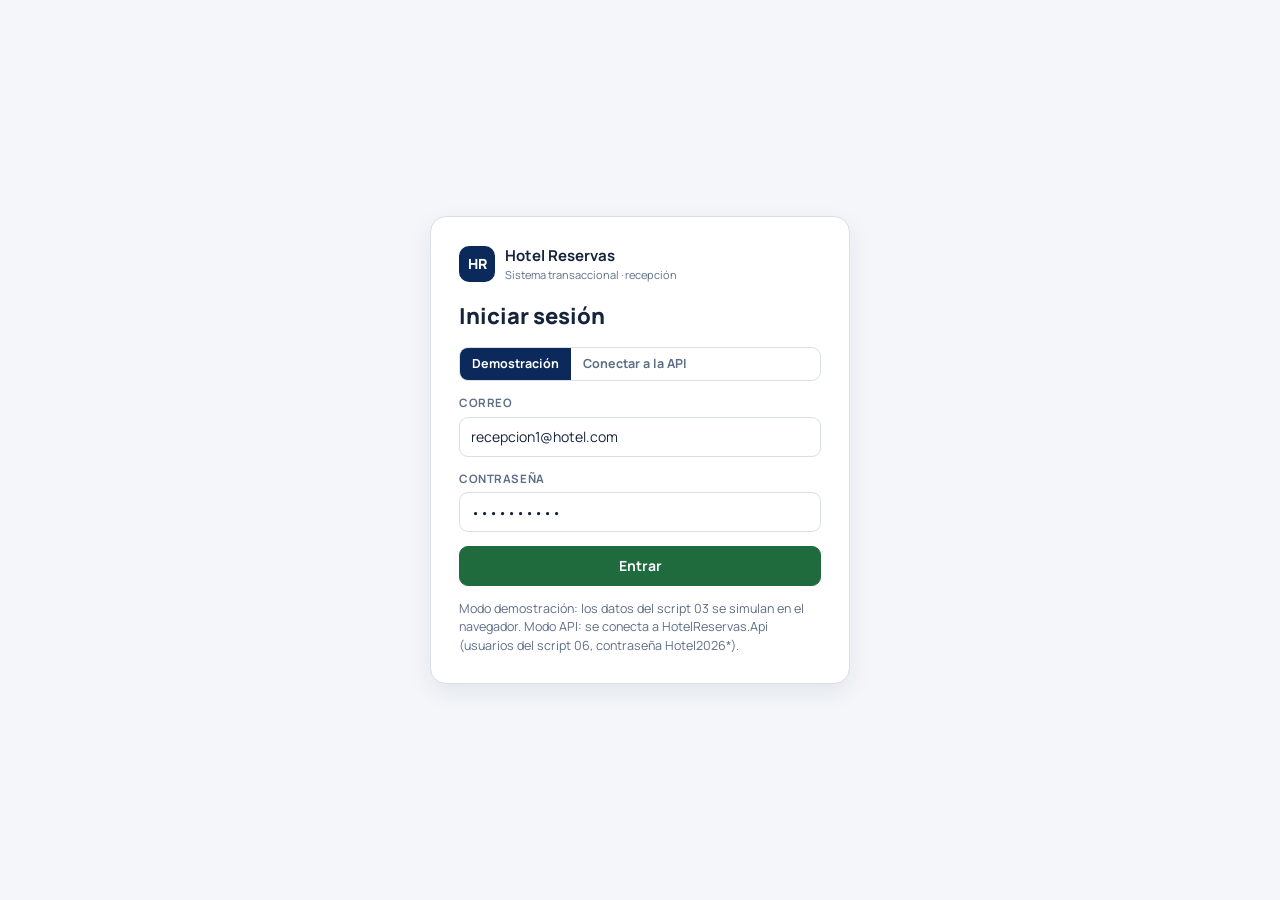
<file: HotelReservas.Web.Html/index.html>
<!DOCTYPE html>
<html lang="es">
<head>
<meta charset="utf-8">
<meta name="viewport" content="width=device-width, initial-scale=1, viewport-fit=cover">
<title>Hotel Reservas Web</title>
<link rel="stylesheet" href="https://fonts.googleapis.com/css2?family=Manrope:wght@400;500;600;700;800&family=IBM+Plex+Mono:wght@400;500;600&display=swap">
</head>
<body>
<style>
/* Layout: barra lateral fija de navegación (recepción) + área de trabajo con cabecera; en móvil la barra pasa a pestañas inferiores. */
:root{
  --bg:#F4F6F9; --surface:#FFFFFF; --surface-2:#EDF1F6; --line:#D9E0E9; --fg:#15233B; --muted:#5E6E86;
  --brand:#0B2A5B; --brand-ink:#FFFFFF; --accent:#1F6B3D; --accent-soft:#E6F3EB;
  --warn:#B9690E; --warn-soft:#FFF3E0; --bad:#B42323; --bad-soft:#FBE9E9; --info-soft:#E3ECF8;
  --wa:#1DA851; --shadow:0 8px 24px rgba(11,42,91,.08);
  --font-ui:"Manrope",system-ui,-apple-system,"Segoe UI",Roboto,sans-serif; --font-mono:"IBM Plex Mono",ui-monospace,Consolas,monospace;
  --radius:12px;
}
@media (prefers-color-scheme: dark){ :root:not([data-theme="light"]){
  --bg:#0F1726; --surface:#172238; --surface-2:#1E2B45; --line:#2C3A56; --fg:#E8EEF8; --muted:#9AA9C2;
  --brand:#0B2A5B; --brand-ink:#FFFFFF; --accent:#4CC27B; --accent-soft:#163826;
  --warn:#F0A94A; --warn-soft:#3B2A10; --bad:#F07878; --bad-soft:#3E1A1A; --info-soft:#1C2E4E; --shadow:0 8px 24px rgba(0,0,0,.35); color-scheme:dark } }
:root[data-theme="dark"]{
  --bg:#0F1726; --surface:#172238; --surface-2:#1E2B45; --line:#2C3A56; --fg:#E8EEF8; --muted:#9AA9C2;
  --brand:#0B2A5B; --brand-ink:#FFFFFF; --accent:#4CC27B; --accent-soft:#163826;
  --warn:#F0A94A; --warn-soft:#3B2A10; --bad:#F07878; --bad-soft:#3E1A1A; --info-soft:#1C2E4E; --shadow:0 8px 24px rgba(0,0,0,.35); color-scheme:dark }

*{box-sizing:border-box} html,body{height:100%} [hidden]{display:none!important} img{max-width:100%}
body{margin:0;background:var(--bg);color:var(--fg);font-family:var(--font-ui);font-size:14px;line-height:1.45}
button,input,select,textarea{font:inherit;color:inherit}
h1,h2,h3{margin:0;text-wrap:balance} h2{font-size:18px;font-weight:800} h3{font-size:13px;font-weight:700;color:var(--muted);text-transform:uppercase;letter-spacing:.06em}
.mono{font-family:var(--font-mono);font-variant-numeric:tabular-nums}
.app{display:grid;grid-template-columns:232px 1fr;min-height:100%}
/* barra lateral */
.side{background:var(--brand);color:var(--brand-ink);padding:20px 14px;padding-left:max(14px,env(safe-area-inset-left,0px));display:flex;flex-direction:column;gap:6px;position:sticky;top:0;height:100vh}
.logo{display:flex;align-items:center;gap:10px;padding:4px 8px 18px}
.logo .mark{width:36px;height:36px;border-radius:10px;background:rgba(255,255,255,.12);display:grid;place-items:center;font-weight:800}
.logo b{display:block;font-size:15px} .logo small{color:#B9C7DE;font-size:11px}
.nav{display:flex;flex-direction:column;gap:2px}
.nav button{all:unset;cursor:pointer;display:flex;align-items:center;gap:10px;padding:10px 12px;border-radius:10px;color:#C8D4E8;font-weight:600}
.nav button svg{width:18px;height:18px;flex:none;opacity:.9}
.nav button:hover{background:rgba(255,255,255,.08);color:#fff}
.nav button.on{background:rgba(255,255,255,.16);color:#fff}
.nav button:focus-visible{outline:2px solid #fff;outline-offset:2px}
.side .foot{margin-top:auto;font-size:11.5px;color:#B9C7DE;line-height:1.5;padding:0 8px}
.side .foot b{color:#fff}
.side .foot .btn{background:rgba(255,255,255,.12);border-color:rgba(255,255,255,.25);color:#fff}
/* contenido */
.main{min-width:0;display:flex;flex-direction:column}
.top{display:flex;align-items:center;gap:14px;padding-block:14px;padding-left:max(24px,env(safe-area-inset-left,0px));padding-right:max(24px,env(safe-area-inset-right,0px));background:var(--surface);border-bottom:1px solid var(--line);position:sticky;top:env(safe-area-inset-top,0px);z-index:5}
.top h2{flex:1} .top .sub{color:var(--muted);font-size:12.5px;font-weight:500}
.content{padding-block:22px;padding-left:max(24px,env(safe-area-inset-left,0px));padding-right:max(24px,env(safe-area-inset-right,0px));display:flex;flex-direction:column;gap:18px}
.view{display:none;flex-direction:column;gap:18px}.view.on{display:flex}
.grid{display:grid;gap:14px}.g3{grid-template-columns:repeat(3,minmax(0,1fr))}.g4{grid-template-columns:repeat(4,minmax(0,1fr))}.g2{grid-template-columns:repeat(2,minmax(0,1fr))}.g23{grid-template-columns:minmax(0,2fr) minmax(0,1fr)}
.card{background:var(--surface);border:1px solid var(--line);border-radius:var(--radius);padding:16px;min-width:0}
.card.pad0{padding:0;overflow:hidden}
.kpi{display:flex;flex-direction:column;gap:4px}.kpi b{font-size:28px;font-weight:800;letter-spacing:-.02em}.kpi span{color:var(--muted);font-size:12.5px;font-weight:600}
.kpi .bar{height:6px;border-radius:3px;background:var(--surface-2);overflow:hidden;margin-top:6px}.kpi .bar i{display:block;height:100%;background:var(--accent)}
/* controles */
.field{display:flex;flex-direction:column;gap:5px;min-width:0}.field label{font-size:11.5px;font-weight:700;color:var(--muted);text-transform:uppercase;letter-spacing:.05em}
.field input,.field select,.field textarea{height:40px;border:1px solid var(--line);border-radius:9px;background:var(--surface);padding:0 11px;outline:none;width:100%}
.field input:focus,.field select:focus,.field textarea:focus{border-color:var(--accent);box-shadow:0 0 0 3px var(--accent-soft)}
.row{display:flex;gap:12px;flex-wrap:wrap;align-items:end}.row>.field{flex:1 1 150px}
.btn{height:40px;padding:0 16px;border-radius:9px;border:1px solid var(--line);background:var(--surface);font-weight:700;cursor:pointer;display:inline-flex;align-items:center;justify-content:center;gap:8px;white-space:nowrap}
.btn:hover{background:var(--surface-2)} .btn:focus-visible{outline:2px solid var(--accent);outline-offset:2px}
.btn.p{background:var(--accent);border-color:var(--accent);color:#fff}.btn.p:hover{filter:brightness(1.08)}
.btn.b{background:var(--brand);border-color:var(--brand);color:#fff}
.btn.w{background:var(--wa);border-color:var(--wa);color:#fff}
.btn.sm{height:32px;padding:0 11px;font-size:12.5px}
.btn:disabled{opacity:.5;cursor:not-allowed}
.chip{display:inline-flex;align-items:center;gap:6px;font-size:11.5px;font-weight:700;padding:3px 9px;border-radius:999px;background:var(--surface-2);color:var(--muted)}
.chip.ok{background:var(--accent-soft);color:var(--accent)}.chip.warn{background:var(--warn-soft);color:var(--warn)}.chip.bad{background:var(--bad-soft);color:var(--bad)}.chip.info{background:var(--info-soft);color:var(--brand)}
:root[data-theme="dark"] .chip.info, :root:not([data-theme="light"]) .chip.info{color:inherit}
.note{border-radius:10px;padding:10px 12px;font-size:13px}.note.ok{background:var(--accent-soft);color:var(--accent)}.note.warn{background:var(--warn-soft);color:var(--warn)}.note.bad{background:var(--bad-soft);color:var(--bad)}.note.info{background:var(--info-soft)}
table{width:100%;border-collapse:collapse}th{text-align:left;font-size:11.5px;color:var(--muted);text-transform:uppercase;letter-spacing:.05em;padding:10px 12px;border-bottom:1px solid var(--line);background:var(--surface-2)}td{padding:10px 12px;border-bottom:1px solid var(--line);vertical-align:middle}tr:last-child td{border-bottom:none}
.tbl{overflow-x:auto}
/* habitaciones */
.rooms{display:grid;grid-template-columns:repeat(auto-fill,minmax(150px,1fr));gap:10px}
.room{border:1px solid var(--line);border-radius:10px;padding:12px;display:flex;flex-direction:column;gap:6px;background:var(--surface);cursor:pointer;transition:transform .12s}
.room:hover{transform:translateY(-2px);box-shadow:var(--shadow)}.room.off{cursor:default;opacity:.75}.room.off:hover{transform:none;box-shadow:none}
.room b{font-size:17px}.room small{color:var(--muted)}.room .pr{font-weight:800;color:var(--accent)}
.room.sel{outline:2px solid var(--accent)}
/* resumen de confirmación */
.sum{display:grid;grid-template-columns:1fr auto;gap:6px 14px;font-size:13.5px}.sum .k{color:var(--muted)}.sum .v{text-align:right;font-weight:600}.sum .tot{font-size:20px;font-weight:800;color:var(--accent);border-top:1px solid var(--line);padding-top:8px;margin-top:4px}.sum .tot.k{color:var(--fg);font-size:14px;align-self:center}
.check{display:flex;gap:10px;align-items:flex-start;padding:10px 12px;border:1px solid var(--line);border-radius:10px}.check input{width:18px;height:18px;margin-top:2px}
.check b{display:block}.check small{color:var(--muted)}
/* comprobante */
.ticket{border:1px dashed var(--line);border-radius:12px;padding:16px;background:var(--surface-2)}
.ticket pre{margin:0;white-space:pre-wrap;font-family:var(--font-mono);font-size:12.5px;line-height:1.5}
/* chat */
.chat{display:flex;flex-direction:column;gap:10px;max-height:52vh;overflow:auto;padding:4px}
.msg{max-width:78%;padding:10px 14px;border-radius:14px;font-size:13.5px;line-height:1.45}.msg.me{align-self:flex-end;background:var(--brand);color:#fff;border-bottom-right-radius:4px}.msg.ia{align-self:flex-start;background:var(--surface-2);border-bottom-left-radius:4px}.msg small{display:block;color:var(--muted);font-size:11px;margin-top:6px}.msg.me small{color:#C8D4E8}
.chips{display:flex;flex-wrap:wrap;gap:6px}.chips button{all:unset;cursor:pointer;font-size:12px;font-weight:600;border:1px solid var(--line);border-radius:999px;padding:5px 11px;background:var(--surface)}.chips button:hover{border-color:var(--accent);color:var(--accent)}
/* registro servidor */
.drawer{position:fixed;right:0;bottom:0;width:min(560px,100vw);max-height:60vh;background:var(--surface);border:1px solid var(--line);border-right:none;border-bottom:none;border-radius:14px 0 0 0;box-shadow:var(--shadow);display:flex;flex-direction:column;max-height:44px;overflow:hidden;transition:max-height .2s;z-index:20;padding-right:env(safe-area-inset-right,0px)}
.drawer.open{max-height:60vh}
.drawer .hd{height:44px;flex:none;display:flex;align-items:center;gap:10px;padding:0 14px;cursor:pointer;font-weight:700;border-bottom:1px solid var(--line)}
.drawer .hd .dot{width:8px;height:8px;border-radius:50%;background:var(--accent)}
.log{font-family:var(--font-mono);font-size:11.5px;line-height:1.5;padding:12px 14px;overflow:auto;white-space:pre-wrap;color:var(--fg)}
.log .t{color:var(--muted)}
.toast{position:fixed;left:50%;bottom:calc(24px + env(safe-area-inset-bottom,0px));transform:translateX(-50%);background:var(--fg);color:var(--bg);padding:10px 16px;border-radius:10px;font-weight:600;box-shadow:var(--shadow);z-index:30;opacity:0;transition:opacity .2s;pointer-events:none}.toast.on{opacity:1}
.hint{color:var(--muted);font-size:12.5px}
.ver{font-size:11px;color:var(--muted);font-family:var(--font-mono)}
/* inicio de sesión */
.login{position:fixed;inset:0;background:var(--bg);display:grid;place-items:center;z-index:40;padding:16px}
.login .box{width:min(420px,100%);background:var(--surface);border:1px solid var(--line);border-radius:16px;padding:28px;display:flex;flex-direction:column;gap:14px;box-shadow:var(--shadow)}
.login h1{font-size:22px;font-weight:800}
.seg{display:inline-flex;border:1px solid var(--line);border-radius:9px;overflow:hidden}.seg button{all:unset;cursor:pointer;padding:7px 12px;font-weight:700;font-size:12.5px;color:var(--muted)}.seg button.on{background:var(--brand);color:#fff}
@media (max-width:860px){
  .app{grid-template-columns:1fr}
  .side{position:fixed;left:0;right:0;bottom:0;top:auto;height:auto;flex-direction:row;padding:6px max(8px,env(safe-area-inset-right,0px)) calc(6px + env(safe-area-inset-bottom,0px)) max(8px,env(safe-area-inset-left,0px));z-index:15;gap:0}
  .logo,.side .foot{display:none}
  .nav{flex-direction:row;width:100%;justify-content:space-around}.nav button{flex-direction:column;gap:3px;font-size:10.5px;padding:6px 4px}
  .content{padding-bottom:96px} .g3,.g4,.g2,.g23{grid-template-columns:1fr}
  .drawer{bottom:calc(64px + env(safe-area-inset-bottom,0px));border-radius:14px 14px 0 0;width:100vw;border-left:none}
  .top{padding-left:max(16px,env(safe-area-inset-left,0px));padding-right:max(16px,env(safe-area-inset-right,0px))}
  .content{padding-left:max(16px,env(safe-area-inset-left,0px));padding-right:max(16px,env(safe-area-inset-right,0px))}
}
@media (prefers-reduced-motion:reduce){*{transition:none!important}}
</style>

<!-- Inicio de sesión (CU-01) -->
<div class="login" id="login">
  <form class="box" id="loginForm">
    <div class="logo" style="padding:0 0 4px"><div class="mark" style="background:var(--brand);color:#fff">HR</div><div><b>Hotel Reservas</b><small style="display:block;color:var(--muted)">Sistema transaccional · recepción</small></div></div>
    <h1>Iniciar sesión</h1>
    <div class="seg" id="modeSeg"><button type="button" class="on" data-m="demo">Demostración</button><button type="button" data-m="api">Conectar a la API</button></div>
    <div class="field" id="apiUrlField" hidden><label for="apiUrl">URL de la API</label><input id="apiUrl" value="http://localhost:5080" placeholder="http://localhost:5080"></div>
    <div class="field"><label for="correo">Correo</label><input id="correo" value="recepcion1@hotel.com" autocomplete="username"></div>
    <div class="field"><label for="clave">Contraseña</label><input id="clave" type="password" value="Hotel2026*" autocomplete="current-password"></div>
    <div class="note bad" id="loginErr" hidden></div>
    <button class="btn p" type="submit" id="loginBtn">Entrar</button>
    <div class="hint">Modo demostración: los datos del script 03 se simulan en el navegador. Modo API: se conecta a HotelReservas.Api (usuarios del script 06, contraseña Hotel2026*).</div>
  </form>
</div>

<div class="app">
<aside class="side">
  <div class="logo"><div class="mark">HR</div><div><b>Hotel Reservas</b><small>Recepción · v0.3</small></div></div>
  <nav class="nav" id="nav">
    <button data-v="inicio" class="on"><svg viewBox="0 0 24 24" fill="none" stroke="currentColor" stroke-width="2"><path d="M3 11l9-7 9 7v9a1 1 0 0 1-1 1h-5v-6H9v6H4a1 1 0 0 1-1-1z"/></svg>Panel</button>
    <button data-v="reservas"><svg viewBox="0 0 24 24" fill="none" stroke="currentColor" stroke-width="2"><rect x="3" y="5" width="18" height="16" rx="2"/><path d="M3 10h18M8 3v4M16 3v4"/></svg>Reservas</button>
    <button data-v="huespedes"><svg viewBox="0 0 24 24" fill="none" stroke="currentColor" stroke-width="2"><circle cx="12" cy="8" r="4"/><path d="M4 21a8 8 0 0 1 16 0"/></svg>Huéspedes</button>
    <button data-v="habs"><svg viewBox="0 0 24 24" fill="none" stroke="currentColor" stroke-width="2"><path d="M3 21V7l9-4 9 4v14M9 21v-6h6v6"/></svg>Habitaciones</button>
    <button data-v="hist"><svg viewBox="0 0 24 24" fill="none" stroke="currentColor" stroke-width="2"><path d="M12 8v5l3 2M3 12a9 9 0 1 0 3-6.7"/><path d="M3 4v5h5"/></svg>Historial</button>
    <button data-v="ia"><svg viewBox="0 0 24 24" fill="none" stroke="currentColor" stroke-width="2"><path d="M21 12a8 8 0 0 1-11.6 7.1L4 21l1.9-5.4A8 8 0 1 1 21 12z"/></svg>Asistente</button>
  </nav>
  <div class="foot"><b id="sesNombre">Recepcionista turno 1</b><br><span id="sesRol">RECEPCIONISTA</span> · <span id="sesModo">demostración</span><br><button class="btn sm" style="margin-top:8px" id="salir">Cerrar sesión</button></div>
</aside>

<main class="main">
  <header class="top"><div><h2 id="title">Panel</h2><div class="sub" id="subtitle">Estado de hoy</div></div><span class="chip info" id="modoChip">Demostración</span></header>
  <div class="content">

  <!-- PANEL -->
  <section class="view on" id="v-inicio">
    <div class="grid g4" id="kpis"></div>
    <div class="grid g23">
      <div class="card"><h3>Llegadas de hoy y mañana</h3><div class="tbl" id="llegadas" style="margin-top:10px"></div></div>
      <div class="card"><h3>Reserva rápida · huésped frecuente</h3>
        <p class="hint" style="margin:8px 0 10px">Digite el documento: la app reconoce al huésped frecuente y precarga su última estadía.</p>
        <div class="row"><div class="field"><label for="qDoc">Documento</label><input id="qDoc" placeholder="Ej. 2020202020"></div><button class="btn b" id="qBuscar">Buscar</button></div>
        <div id="freqRes" style="margin-top:12px"></div>
      </div>
    </div>
    <div class="card"><h3>Ocupación por piso</h3><div id="pisos" style="margin-top:10px;display:flex;flex-direction:column;gap:8px"></div></div>
  </section>

  <!-- RESERVAS -->
  <section class="view" id="v-reservas">
    <div class="card">
      <h3>1 · Consultar disponibilidad (CU-03)</h3>
      <div class="row" style="margin-top:10px">
        <div class="field"><label for="fTipo">Tipo</label><select id="fTipo"><option>Doble</option><option>Sencilla</option><option>Suite</option></select></div>
        <div class="field"><label for="fPers">Personas</label><select id="fPers"><option>1</option><option selected>2</option><option>3</option><option>4</option></select></div>
        <div class="field"><label for="fIn">Entrada</label><input type="date" id="fIn"></div>
        <div class="field"><label for="fOut">Salida</label><input type="date" id="fOut"></div>
        <button class="btn b" id="bBuscar">Buscar habitaciones</button>
      </div>
      <div id="resultados" style="margin-top:14px"></div>
    </div>
    <div class="grid g23" id="confWrap" hidden>
      <div class="card">
        <h3>2 · Confirmar reserva (CU-04, CU-05, CU-06)</h3>
        <div class="row" style="margin-top:10px">
          <div class="field" style="flex:2 1 220px"><label for="fHuesped">Huésped</label><select id="fHuesped"></select></div>
          <div class="field"><label for="fMedio">Medio de pago</label><select id="fMedio"><option>TARJETA</option><option>EFECTIVO</option><option>TRANSFERENCIA</option></select></div>
        </div>
        <div id="freqTag" style="margin-top:8px"></div>
        <label class="check" style="margin-top:12px"><input type="checkbox" id="fExento"><span><b>Huésped extranjero no residente</b><small>Alojamiento exento de IVA (art. 481 E.T.) · requiere pasaporte y tarjeta migratoria</small></span></label>
        <div class="note warn" style="margin-top:12px">Al confirmar, la API vuelve a verificar la disponibilidad con bloqueo (SERIALIZABLE, UPDLOCK/HOLDLOCK) y registra en una sola transacción la reserva, el pago, el comprobante y la bitácora. Si otra sesión tomó la habitación, responde 409 y no se guarda nada.</div>
        <div style="display:flex;gap:10px;margin-top:12px;flex-wrap:wrap"><button class="btn p" id="bConfirmar">Confirmar reserva</button><button class="btn" id="bCancelarSel">Cancelar</button></div>
        <div id="confRes" style="margin-top:12px"></div>
      </div>
      <div class="card"><h3>Resumen y precio neto (RF16)</h3><div class="sum" id="resumen" style="margin-top:10px"></div></div>
    </div>
  </section>

  <!-- HUÉSPEDES -->
  <section class="view" id="v-huespedes">
    <div class="grid g23">
      <div class="card pad0"><div class="tbl" id="huList"></div></div>
      <div class="card"><h3>Registrar huésped (CU-02)</h3>
        <form id="huForm" style="display:flex;flex-direction:column;gap:10px;margin-top:10px">
          <div class="row"><div class="field" style="flex:0 1 110px"><label for="hTipo">Tipo</label><select id="hTipo"><option>CC</option><option>CE</option><option>PA</option><option>TI</option></select></div><div class="field"><label for="hDoc">Documento</label><input id="hDoc" required></div></div>
          <div class="row"><div class="field"><label for="hNom">Nombres</label><input id="hNom" required></div><div class="field"><label for="hApe">Apellidos</label><input id="hApe" required></div></div>
          <div class="row"><div class="field"><label for="hTel">Teléfono (WhatsApp)</label><input id="hTel" placeholder="3001234567"></div><div class="field"><label for="hMail">Correo</label><input id="hMail" type="email"></div></div>
          <label class="check"><input type="checkbox" id="hExt"><span><b>Extranjero no residente</b><small>Exento de IVA en alojamiento</small></span></label>
          <button class="btn p" type="submit">Guardar huésped</button>
          <div id="huMsg"></div>
        </form>
      </div>
    </div>
  </section>

  <!-- HABITACIONES -->
  <section class="view" id="v-habs"><div id="habsList" style="display:flex;flex-direction:column;gap:16px"></div></section>

  <!-- HISTORIAL -->
  <section class="view" id="v-hist">
    <div class="card pad0"><div class="tbl" id="histList"></div></div>
    <div class="card"><h3>Bitácora de cambios (RNF05)</h3><div class="tbl" id="bitList" style="margin-top:10px"></div></div>
  </section>

  <!-- ASISTENTE -->
  <section class="view" id="v-ia">
    <div class="grid g23">
      <div class="card">
        <div class="chat" id="chat"><div class="msg ia">Hola. Puedo consultar disponibilidad, tarifas, el estado de una reserva y las llegadas del día. No creo ni modifico reservas.<small id="iaFuente">Funciones de solo lectura · intérprete: reglas (demostración)</small></div></div>
        <div class="chips" style="margin:12px 0">
          <button data-q="¿Qué habitaciones dobles hay libres del 16 al 18 de octubre?">Dobles libres 16-18 oct</button>
          <button data-q="¿Cuánto cuesta una suite por 3 noches con IVA?">Precio neto suite 3 noches</button>
          <button data-q="¿Cuántas reservas hay confirmadas?">Reservas confirmadas</button>
          <button data-q="¿Cuántas llegadas tenemos mañana?">Llegadas de mañana</button>
          <button data-q="Reserva la 103 para Laura Martínez">Reserva la 103</button>
        </div>
        <form id="iaForm" class="row"><div class="field" style="flex:1"><label for="q">Consulta</label><input id="q" placeholder="Escriba su consulta en lenguaje natural…" autocomplete="off"></div><button class="btn p" type="submit">Enviar</button></form>
      </div>
      <div class="card"><h3>Cómo funciona</h3>
        <p class="hint" style="margin-top:8px">La consulta viaja a <span class="mono">POST /api/asistente</span>. El orquestador filtra datos personales, pide al modelo (Azure OpenAI GPT‑4o con llamada a funciones) la función a ejecutar, la valida contra el catálogo de solo lectura, la ejecuta sobre la base de datos y registra la consulta en CONSULTA_ASISTENTE. Sin credenciales de Azure, atiende el intérprete de reglas.</p>
        <h3 style="margin-top:14px">Catálogo de funciones</h3>
        <ul class="hint" style="margin:8px 0 0;padding-left:18px;line-height:1.7"><li class="mono">consultarDisponibilidad</li><li class="mono">consultarTarifa</li><li class="mono">consultarReserva</li><li class="mono">consultarLlegadas</li><li class="mono">consultarReservasConfirmadas</li></ul>
      </div>
    </div>
  </section>

  </div>
</main>
</div>

<div class="drawer" id="drawer"><div class="hd" id="drawerHd"><span class="dot"></span>Servidor · API REST + SQL Server <span class="chip" id="srvKpi" style="margin-left:auto">0 solicitudes</span></div><div class="log" id="log">Esperando solicitudes…</div></div>
<div class="toast" id="toast"></div>

<script>
// ================= Datos de demostración (coherentes con los scripts 03 y 05) =================
const IVA=0.19;
const tipos={1:{nombre:'Sencilla',cap:1,tarifa:120000},2:{nombre:'Doble',cap:2,tarifa:180000},3:{nombre:'Suite',cap:4,tarifa:350000}};
const habs=[];const plan=[[1,1],[1,1],[1,2],[1,2],[1,3],[2,1],[2,1],[2,2],[2,2],[2,3],[3,1],[3,1],[3,2],[3,2],[3,3],[4,1],[4,1],[4,2],[4,2],[4,3],[5,1],[5,1],[5,2],[5,2],[5,3]];
plan.forEach(([piso,tipo],i)=>{const n=piso*100+(i%5)+1;habs.push({id:i+1,numero:String(n),piso,tipo,estado:n===302?'MANTENIMIENTO':'DISPONIBLE'})});
let huespedes=[{id:1,nombre:'Laura Martínez Pérez',tipoDoc:'CC',doc:'1010101010',tel:'573001234567',estadias:1,extranjero:false},
 {id:2,nombre:'Carlos Gómez Rojas',tipoDoc:'CC',doc:'2020202020',tel:'573109876543',estadias:4,extranjero:false,ultima:{tipo:2,pers:2,medio:'TARJETA',hab:'204',noches:1,fecha:'2026-09-26'}},
 {id:3,nombre:'Ana Silva Duarte',tipoDoc:'CE',doc:'3030303030',tel:'573157654321',estadias:2,extranjero:false,ultima:{tipo:3,pers:2,medio:'TRANSFERENCIA',hab:'105',noches:4,fecha:'2026-10-15'}},
 {id:4,nombre:'John Walker Smith',tipoDoc:'PA',doc:'AB123456',tel:'13055550147',estadias:0,extranjero:true}];
let reservas=[],bitacora=[],seq=44,conflictos=0,sel=null,pref=null,version=1,nreq=0;
const hoy=new Date();const iso=d=>d.toISOString().slice(0,10);const HOY=iso(hoy);
function calc(sub,ex){const iva=ex?0:Math.round(sub*IVA);return{sub,iva,neto:sub+iva}}
function seed(){const d1=new Date(hoy);d1.setDate(d1.getDate()+1);const d2=new Date(hoy);d2.setDate(d2.getDate()+2);const d4=new Date(hoy);d4.setDate(d4.getDate()+4);
 let t=calc(180000,false);reservas.push({id:1,codigo:'RSV000000043',hab:habByNum('204'),huesped:2,entrada:iso(d1),salida:iso(d2),pers:2,...t,valor:t.neto,exento:false,medio:'TARJETA',cmp:'CMP000000001',estado:'CONFIRMADA',ver:version++});
 t=calc(1400000,false);reservas.push({id:2,codigo:'RSV000000044',hab:habByNum('105'),huesped:3,entrada:HOY,salida:iso(d4),pers:2,...t,valor:t.neto,exento:false,medio:'TRANSFERENCIA',cmp:'CMP000000002',estado:'EN_CASA',ver:version++});habByNum('105').estado='OCUPADA';
 t=calc(120000,false);reservas.push({id:3,codigo:'RSV000000042',hab:habByNum('101'),huesped:1,entrada:HOY,salida:iso(d1),pers:1,...t,valor:t.neto,exento:false,medio:'EFECTIVO',cmp:'CMP000000003',estado:'CONFIRMADA',ver:version++});
 bitacora.push({res:'RSV000000042',usuario:'recepcion2',de:'-',a:'CONFIRMADA',fecha:HOY+' 07:55'},{res:'RSV000000043',usuario:'recepcion2',de:'-',a:'CONFIRMADA',fecha:HOY+' 08:12'},{res:'RSV000000044',usuario:'recepcion1',de:'-',a:'CONFIRMADA',fecha:HOY+' 09:40'},{res:'RSV000000044',usuario:'recepcion1',de:'CONFIRMADA',a:'EN_CASA',fecha:HOY+' 14:05'})}
function habByNum(n){return habs.find(h=>h.numero===n)}
const fmt=v=>'$ '+Math.round(v).toLocaleString('es-CO');
const noches=(a,b)=>Math.round((new Date(b)-new Date(a))/86400000);
function solapa(h,ent,sal){return reservas.some(r=>r.hab.id===h.id&&['CONFIRMADA','EN_CASA'].includes(r.estado)&&r.entrada<sal&&r.salida>ent)}
function hora(){const d=new Date();return d.getHours().toString().padStart(2,'0')+':'+d.getMinutes().toString().padStart(2,'0')}
const esc=s=>String(s).replace(/[&<>"]/g,c=>({'&':'&amp;','<':'&lt;','>':'&gt;','"':'&quot;'}[c]));

// ================= Sesión y modo =================
let modo='demo',apiUrl='',token='',usuario={nombre:'Recepcionista turno 1',rol:'RECEPCIONISTA'};
document.querySelectorAll('#modeSeg button').forEach(b=>b.onclick=()=>{document.querySelectorAll('#modeSeg button').forEach(x=>x.classList.remove('on'));b.classList.add('on');document.getElementById('apiUrlField').hidden=b.dataset.m!=='api'});
document.getElementById('loginForm').addEventListener('submit',async e=>{e.preventDefault();const err=document.getElementById('loginErr');err.hidden=true;
 const m=document.querySelector('#modeSeg button.on').dataset.m;const btn=document.getElementById('loginBtn');btn.disabled=true;
 try{
  if(m==='api'){apiUrl=document.getElementById('apiUrl').value.replace(/\/$/,'');const r=await fetch(apiUrl+'/api/auth/login',{method:'POST',headers:{'Content-Type':'application/json'},body:JSON.stringify({correo:document.getElementById('correo').value,clave:document.getElementById('clave').value})});
   if(!r.ok){throw new Error(r.status===401?'Correo o contraseña incorrectos.':'La API respondió '+r.status)}const j=await r.json();token=j.token;usuario={nombre:j.nombre,rol:j.rol};modo='api'}
  else{modo='demo';usuario={nombre:'Recepcionista turno 1',rol:'RECEPCIONISTA'}}
  iniciar()
 }catch(ex){err.textContent=m==='api'?('No fue posible conectar con la API ('+ex.message+'). Verifique que HotelReservas.Api esté en ejecución y que la URL sea correcta.'):ex.message;err.hidden=false}
 btn.disabled=false});
document.getElementById('salir').onclick=()=>{token='';document.getElementById('login').hidden=false};
function iniciar(){document.getElementById('login').hidden=true;document.getElementById('sesNombre').textContent=usuario.nombre;document.getElementById('sesRol').textContent=usuario.rol;document.getElementById('sesModo').textContent=modo==='api'?'API '+apiUrl:'demostración';
 const chip=document.getElementById('modoChip');chip.textContent=modo==='api'?'Conectado a la API':'Demostración';chip.className='chip '+(modo==='api'?'ok':'info');
 log(modo==='api'?`POST /api/auth/login → 200 OK · token JWT (${usuario.rol})`:`[demo] sesión local · token JWT simulado (${usuario.rol})`);
 if(modo==='api'){document.getElementById('iaFuente').textContent='Funciones de solo lectura · /api/asistente';api('GET','/api/asistente/estado').then(e=>{document.getElementById('iaFuente').textContent='Funciones de solo lectura · intérprete: '+e.interprete}).catch(()=>{})}
 go('inicio')}
async function api(metodo,ruta,cuerpo){nreq++;log(`${metodo} ${ruta}${cuerpo?' '+JSON.stringify(cuerpo):''}`);
 const r=await fetch(apiUrl+ruta,{method:metodo,headers:{'Content-Type':'application/json',Authorization:'Bearer '+token},body:cuerpo?JSON.stringify(cuerpo):undefined});
 const txt=await r.text();let j=null;try{j=txt?JSON.parse(txt):null}catch{}
 log(`  ${r.status} ${r.statusText}`);if(!r.ok){const e=new Error((j&&(j.mensaje||j.title))||('HTTP '+r.status));e.status=r.status;e.body=j;throw e}return j}

// ================= Navegación =================
const titles={inicio:['Panel','Estado de hoy'],reservas:['Reservas','Consultar disponibilidad y confirmar · RF03, RF04, RF05, RF16'],huespedes:['Huéspedes','Registro y huésped frecuente · RF02, RF18'],habs:['Habitaciones','Inventario y estados · RF11'],hist:['Historial y bitácora','Trazabilidad · RF12, RNF05'],ia:['Asistente','Consultas en lenguaje natural · solo lectura']};
function go(v){document.querySelectorAll('.view').forEach(x=>x.classList.remove('on'));document.getElementById('v-'+v).classList.add('on');document.querySelectorAll('#nav button').forEach(x=>x.classList.toggle('on',x.dataset.v===v));document.getElementById('title').textContent=titles[v][0];document.getElementById('subtitle').textContent=titles[v][1];
 if(v==='inicio')panel();if(v==='habs')renderHabs();if(v==='hist')renderHist();if(v==='huespedes')renderHu();window.scrollTo({top:0})}
document.querySelectorAll('#nav button').forEach(b=>b.onclick=()=>go(b.dataset.v));
function log(t){const el=document.getElementById('log');if(el.textContent.startsWith('Esperando'))el.textContent='';el.innerHTML+=`<span class="t">${hora()}</span>  ${esc(t)}\n`;el.scrollTop=el.scrollHeight;document.getElementById('srvKpi').textContent=`${nreq} solicitudes`+(conflictos?` · ${conflictos} conflictos 409`:'')}
document.getElementById('drawerHd').onclick=()=>document.getElementById('drawer').classList.toggle('open');
let toastT;function toast(t){const el=document.getElementById('toast');el.textContent=t;el.classList.add('on');clearTimeout(toastT);toastT=setTimeout(()=>el.classList.remove('on'),2600)}

// ================= Panel =================
async function panel(){
 let lista=reservas;
 if(modo==='api'){try{const r=await api('GET','/api/reservas');lista=r.map(x=>({codigo:x.codigo,estado:x.estado,hab:{numero:x.habitacion},huNombre:x.huesped,entrada:x.fechaEntrada,salida:x.fechaSalida,valor:x.precioNeto,pers:x.numeroPersonas,cmp:x.comprobante}))}catch(e){toast(e.message)}}
 const ocu=habs.filter(h=>h.estado==='OCUPADA').length,man=habs.filter(h=>h.estado==='MANTENIMIENTO').length,conf=lista.filter(r=>r.estado==='CONFIRMADA').length,casa=lista.filter(r=>r.estado==='EN_CASA').length;
 const dispo=habs.length-(modo==='api'?casa:ocu)-man;
 const mañana=iso(new Date(hoy.getTime()+86400000));
 const lleg=lista.filter(r=>r.estado==='CONFIRMADA'&&(r.entrada===HOY||r.entrada===mañana));
 const ing=lista.filter(r=>['CONFIRMADA','EN_CASA'].includes(r.estado)).reduce((a,r)=>a+(r.valor||0),0);
 document.getElementById('kpis').innerHTML=[['Habitaciones disponibles',dispo,habs.length,'accent'],['En casa',modo==='api'?casa:ocu,habs.length,'brand'],['Reservas confirmadas',conf,null,''],['Ingresos netos comprometidos',fmt(ing),null,'']].map(([k,v,tot,c])=>`<div class="card kpi"><b>${v}</b><span>${k}</span>${tot?`<div class="bar"><i style="width:${Math.round(v/tot*100)}%"></i></div>`:''}</div>`).join('');
 document.getElementById('llegadas').innerHTML=lleg.length?`<table><tr><th>Fecha</th><th>Reserva</th><th>Hab.</th><th>Huésped</th><th>Pers.</th><th>Acción</th></tr>${lleg.map(r=>`<tr><td class="mono">${r.entrada}${r.entrada===HOY?' <span class="chip ok">hoy</span>':''}</td><td class="mono">${r.codigo}</td><td><b>${r.hab.numero}</b></td><td>${esc(r.huNombre||huespedes.find(h=>h.id===r.huesped)?.nombre||'')}</td><td>${r.pers}</td><td><button class="btn sm" onclick="checkin('${r.codigo}')">Check-in</button></td></tr>`).join('')}</table>`:'<div class="hint">Sin llegadas programadas.</div>';
 document.getElementById('pisos').innerHTML=[1,2,3,4,5].map(p=>{const hs=habs.filter(h=>h.piso===p);return `<div style="display:flex;align-items:center;gap:10px"><span style="width:52px;font-weight:700">Piso ${p}</span><div style="display:flex;gap:4px;flex:1">${hs.map(h=>`<span title="Hab. ${h.numero} · ${h.estado}" style="flex:1;height:14px;border-radius:4px;background:${h.estado==='OCUPADA'?'var(--brand)':h.estado==='MANTENIMIENTO'?'var(--muted)':'var(--accent-soft)'};border:1px solid var(--line)"></span>`).join('')}</div><span class="hint" style="width:120px;text-align:right">${hs.filter(h=>h.estado==='DISPONIBLE').length} disponibles</span></div>`}).join('')}

// ================= Huésped frecuente (RF18) =================
document.getElementById('qBuscar').onclick=frecuente;document.getElementById('qDoc').addEventListener('keydown',e=>{if(e.key==='Enter')frecuente()});
async function frecuente(){const d=document.getElementById('qDoc').value.trim().replace(/\s/g,'');const out=document.getElementById('freqRes');if(!d){out.innerHTML='<div class="note bad">Digite el número de documento.</div>';return}
 let h;
 if(modo==='api'){try{const j=await api('GET','/api/huespedes?documento='+encodeURIComponent(d));h={id:j.idHuesped,nombre:j.nombres+' '+j.apellidos,estadias:j.estadias,ultima:j.ultimaEstadia?{tipo:j.ultimaEstadia.idTipo,tipoNombre:j.ultimaEstadia.tipo,pers:j.ultimaEstadia.personas,medio:j.ultimaEstadia.medioPago,hab:j.ultimaEstadia.habitacion,noches:j.ultimaEstadia.noches}:null}}catch(e){out.innerHTML=`<div class="note bad">${e.status===404?'Documento no registrado. Regístrelo en Huéspedes.':esc(e.message)}</div>`;return}}
 else{nreq++;log(`GET /api/huespedes?documento=${d} → SELECT HUESPED + últimas RESERVA/PAGO`);h=huespedes.find(x=>x.doc===d);if(!h){out.innerHTML='<div class="note bad">Documento no registrado. Regístrelo en Huéspedes.</div>';log('  404 Not Found');return}log(`  200 OK · ${h.estadias} estadía(s)`)}
 if(h.estadias<2||!h.ultima){out.innerHTML=`<div class="note warn"><b>${esc(h.nombre)}</b> · ${h.estadias} estadía${h.estadias!==1?'s':''}. Aún no es huésped frecuente.</div><button class="btn sm" style="margin-top:8px" onclick="go('reservas')">Nueva reserva</button>`;return}
 const u=h.ultima;const tn=u.tipoNombre||tipos[u.tipo].nombre;
 out.innerHTML=`<div class="note ok">★ <b>${esc(h.nombre)}</b> · huésped frecuente (${h.estadias} estadías)<br>Última estadía: hab. ${u.hab} ${tn}, ${u.noches} noche${u.noches>1?'s':''}, ${u.pers} personas · pago ${u.medio}</div><button class="btn p" style="margin-top:10px;width:100%" id="bRep">Repetir última estadía (1 toque)</button>`;
 document.getElementById('bRep').onclick=()=>{pref={huesped:h.id,medio:u.medio,nombre:h.nombre};document.getElementById('fTipo').value=tn;document.getElementById('fPers').value=u.pers;const e=new Date(hoy.getTime()+86400000);const s=new Date(e.getTime()+u.noches*86400000);document.getElementById('fIn').value=iso(e);document.getElementById('fOut').value=iso(s);go('reservas');buscar(true)}}

// ================= Disponibilidad (CU-03) =================
document.getElementById('fIn').value=iso(new Date(hoy.getTime()+86400000));document.getElementById('fOut').value=iso(new Date(hoy.getTime()+3*86400000));
document.getElementById('bBuscar').onclick=()=>buscar(false);
async function buscar(precargado){const tipoN=document.getElementById('fTipo').value,pers=+document.getElementById('fPers').value,ent=document.getElementById('fIn').value,sal=document.getElementById('fOut').value;const out=document.getElementById('resultados');
 const tipoId=+Object.keys(tipos).find(k=>tipos[k].nombre===tipoN);const n=noches(ent,sal);
 if(!(n>0)){out.innerHTML='<div class="note bad">La fecha de salida debe ser posterior a la de entrada (restricción CK_RESERVA_fechas).</div>';return}
 if(pers>tipos[tipoId].cap){out.innerHTML=`<div class="note bad">El tipo ${tipoN} admite máximo ${tipos[tipoId].cap} persona(s).</div>`;return}
 let lista;
 if(modo==='api'){try{const j=await api('GET',`/api/disponibilidad?tipo=${tipoN}&entrada=${ent}&salida=${sal}`);lista=j.map(x=>({id:x.idHabitacion,numero:x.numero,piso:x.piso,ok:x.disponible,estado:x.estado,neto:x.precioNeto,sub:x.subtotal}))}catch(e){out.innerHTML=`<div class="note bad">${esc(e.message)}</div>`;return}}
 else{nreq++;log(`GET /api/disponibilidad?tipo=${tipoN}&entrada=${ent}&salida=${sal} → SELECT HABITACION h JOIN TARIFA … WHERE NOT EXISTS (reservas solapadas)`);lista=habs.filter(h=>h.tipo===tipoId).map(h=>{const man=h.estado==='MANTENIMIENTO',res=!man&&solapa(h,ent,sal);return{id:h.id,numero:h.numero,piso:h.piso,ok:!man&&!res,estado:man?'MANTENIMIENTO':res?'RESERVADA':'DISPONIBLE',sub:n*tipos[tipoId].tarifa,neto:calc(n*tipos[tipoId].tarifa).neto}});log(`  200 OK · ${lista.length} habitaciones evaluadas`)}
 out.innerHTML=`${precargado?`<div class="note ok" style="margin-bottom:10px">Filtros precargados con las preferencias de <b>${esc(pref.nombre)}</b>. Al elegir la habitación, el huésped y su medio de pago ya estarán seleccionados.</div>`:''}<div style="display:flex;justify-content:space-between;align-items:baseline;flex-wrap:wrap;gap:8px;margin-bottom:10px"><b>${tipoN} · ${n} noche${n>1?'s':''} · ${pers} persona${pers>1?'s':''}</b><span class="hint">Tarifa ${fmt(tipos[tipoId].tarifa)}/noche · precios netos con IVA 19 % incluido · ${lista.filter(h=>h.ok).length} disponibles</span></div><div class="rooms">${lista.map(h=>`<div class="room ${h.ok?'':'off'}" ${h.ok?`onclick="elegir(${h.id},'${h.numero}',${h.piso},${tipoId},'${ent}','${sal}',${pers},${h.sub})"`:''}><div style="display:flex;justify-content:space-between;align-items:center"><b>${h.numero}</b><span class="chip ${h.ok?'ok':h.estado==='MANTENIMIENTO'?'':'warn'}">${h.ok?'Disponible':h.estado==='MANTENIMIENTO'?'Mantenimiento':'Reservada'}</span></div><small>Piso ${h.piso} · ${tipoN}</small>${h.ok?`<span class="pr">${fmt(h.neto)}</span><small>neto · ${n} noche${n>1?'s':''}</small>`:''}</div>`).join('')}</div><div class="hint" style="margin-top:10px">Resultado calculado en el servidor con las reservas confirmadas y en casa. Haga clic en una habitación disponible para reservarla.</div>`;
 document.getElementById('confWrap').hidden=true}

async function elegir(id,numero,piso,tipoId,ent,sal,pers,sub){sel={id,numero,piso,tipo:tipoId,ent,sal,pers,n:noches(ent,sal),sub};
 document.querySelectorAll('.room').forEach(r=>r.classList.toggle('sel',r.querySelector('b')?.textContent===numero));
 const selH=document.getElementById('fHuesped');selH.innerHTML=huespedes.map(x=>`<option value="${x.id}">${esc(x.nombre)} · ${x.tipoDoc} ${x.doc}</option>`).join('');
 if(pref){selH.value=pref.huesped;document.getElementById('fMedio').value=pref.medio}
 huChange();document.getElementById('confRes').innerHTML='';document.getElementById('confWrap').hidden=false;document.getElementById('confWrap').scrollIntoView({behavior:'smooth',block:'start'})}
document.getElementById('fHuesped').addEventListener('change',huChange);document.getElementById('fExento').addEventListener('change',recalc);
function huChange(){const h=huespedes.find(x=>x.id==document.getElementById('fHuesped').value);if(!h)return;document.getElementById('fExento').checked=!!h.extranjero;document.getElementById('freqTag').innerHTML=h.estadias>=2?`<span class="chip ok">★ Huésped frecuente · ${h.estadias} estadías</span>`:'';recalc()}
function recalc(){if(!sel)return;const ex=document.getElementById('fExento').checked;const t=calc(sel.sub,ex);sel.iva=t.iva;sel.valor=t.neto;sel.exento=ex;
 document.getElementById('resumen').innerHTML=`<span class="k">Habitación</span><span class="v">${sel.numero} · ${tipos[sel.tipo].nombre}</span><span class="k">Entrada → salida</span><span class="v mono">${sel.ent} → ${sel.sal}</span><span class="k">Noches × tarifa</span><span class="v">${sel.n} × ${fmt(tipos[sel.tipo].tarifa)}</span><span class="k">Personas</span><span class="v">${sel.pers}</span><span class="k">Subtotal alojamiento</span><span class="v">${fmt(sel.sub)}</span><span class="k">IVA 19 % ${ex?'<span class="chip">exento</span>':''}</span><span class="v">${fmt(sel.iva)}</span><span class="k tot">Precio neto</span><span class="v tot">${fmt(sel.valor)}</span>`}
document.getElementById('bCancelarSel').onclick=()=>{sel=null;pref=null;document.getElementById('confWrap').hidden=true;document.querySelectorAll('.room').forEach(r=>r.classList.remove('sel'))};

// ================= Confirmación (CU-04/05/06, RF16, RF17) =================
document.getElementById('bConfirmar').onclick=confirmar;
async function confirmar(){if(!sel)return;const out=document.getElementById('confRes');const hu=+document.getElementById('fHuesped').value,medio=document.getElementById('fMedio').value,ex=document.getElementById('fExento').checked;const h=huespedes.find(x=>x.id===hu);
 const btn=document.getElementById('bConfirmar');btn.disabled=true;
 if(modo==='api'){try{const j=await api('POST','/api/reservas',{idHuesped:hu,idHabitacion:sel.id,fechaEntrada:sel.ent,fechaSalida:sel.sal,numeroPersonas:sel.pers,medioPago:medio,exentoIva:ex});
   const r={codigo:j.codigo,cmp:j.comprobante,sub:j.subtotal,iva:j.impuesto,valor:j.precioNeto,exento:j.exentoIva,hab:{numero:sel.numero,tipo:sel.tipo},huesped:hu,entrada:sel.ent,salida:sel.sal,pers:sel.pers,medio,estado:'CONFIRMADA'};
   let comp=null;try{comp=await api('GET',`/api/comprobantes/${j.comprobante}/compartir`)}catch{}
   out.innerHTML=`<div class="note ok">✔ Reserva <b>${r.codigo}</b> confirmada · Comprobante <b>${r.cmp}</b> · precio neto ${fmt(r.valor)} · 201 Created</div>${cardCmp(r,comp)}`;toast('Reserva confirmada');pref=null}
  catch(e){if(e.status===409){conflictos++;out.innerHTML=`<div class="note bad">✖ HTTP 409 · ${esc(e.message)} No se guardó ningún dato. Vuelva a consultar la disponibilidad.</div>`}else out.innerHTML=`<div class="note bad">${esc(e.message)}</div>`}
  btn.disabled=false;return}
 nreq++;log(`POST /api/reservas {hab:${sel.numero}, huesped:${hu}, ${sel.ent}→${sel.sal}, exentoIva:${ex}} → EXEC sp_ConfirmarReserva`);log('  SET TRANSACTION ISOLATION LEVEL SERIALIZABLE; BEGIN TRANSACTION;');log(`  SELECT 1 FROM RESERVA WITH (UPDLOCK, HOLDLOCK) WHERE id_habitacion=${sel.id} AND estado IN ('CONFIRMADA','EN_CASA') AND fecha_entrada<'${sel.sal}' AND fecha_salida>'${sel.ent}'`);
 const hb=habs.find(x=>x.id===sel.id);
 if(solapa(hb,sel.ent,sel.sal)){conflictos++;log('  → existe solapamiento: ROLLBACK TRANSACTION; THROW 50001 "Habitación no disponible"');log('  409 Conflict · ninguna fila insertada');out.innerHTML=`<div class="note bad">✖ HTTP 409 · La habitación ${sel.numero} ya no está disponible para esas fechas. No se guardó ningún dato.</div>`;btn.disabled=false;return}
 const t=calc(sel.sub,ex);const id=reservas.length+1;const cmp='CMP'+String(id).padStart(9,'0');
 const r={id,codigo:'RSV'+String(++seq).padStart(9,'0'),hab:hb,huesped:hu,entrada:sel.ent,salida:sel.sal,pers:sel.pers,sub:t.sub,iva:t.iva,valor:t.neto,exento:ex,medio,cmp,estado:'CONFIRMADA',ver:version++};reservas.push(r);
 bitacora.push({res:r.codigo,usuario:'recepcion1',de:'-',a:'CONFIRMADA',fecha:HOY+' '+hora()});h.estadias++;h.ultima={tipo:hb.tipo,pers:sel.pers,medio,hab:hb.numero,noches:sel.n};pref=null;
 log(`  INSERT RESERVA(${r.codigo}, subtotal=${r.sub}, impuesto=${r.iva}${ex?' [exento]':''}, valor_total=${r.valor}) · INSERT PAGO(${medio}) · INSERT COMPROBANTE(${cmp}) · INSERT BITACORA_RESERVA`);log('  COMMIT TRANSACTION · 201 Created');
 out.innerHTML=`<div class="note ok">✔ Reserva <b>${r.codigo}</b> confirmada · Comprobante <b>${cmp}</b> · precio neto ${fmt(r.valor)} · 201 Created</div>${cardCmp(r)}`;toast('Reserva confirmada');btn.disabled=false}
function textoCmp(r){const h=huespedes.find(x=>x.id===r.huesped)||{nombre:r.huNombre||'',tipoDoc:'',doc:''};const n=noches(r.entrada,r.salida);return `🏨 *Hotel Reservas* · Comprobante ${r.cmp}\nReserva: ${r.codigo}\nHuésped: ${h.nombre} (${h.tipoDoc} ${h.doc})\nHabitación: ${r.hab.numero} · ${tipos[r.hab.tipo]?.nombre||''} · ${r.pers} persona${r.pers>1?'s':''}\nEntrada: ${r.entrada} · Salida: ${r.salida} (${n} noche${n>1?'s':''})\nSubtotal: ${fmt(r.sub)}\nIVA 19 %: ${r.exento?'exento (extranjero no residente)':fmt(r.iva)}\n*Precio neto: ${fmt(r.valor)}*\nPago: ${r.medio} · Estado: ${r.estado}\nPresente este comprobante en recepción. ¡Lo esperamos!`}
function cardCmp(r,comp){const txt=comp?comp.texto:textoCmp(r);const h=huespedes.find(x=>x.id===r.huesped);const tel=comp?comp.telefono:(h?h.tel:'');const wa=comp?comp.enlaceWhatsApp:(tel?'https://wa.me/'+tel+'?text='+encodeURIComponent(txt):null);const id='c'+Math.random().toString(36).slice(2);
 return `<div class="ticket" style="margin-top:12px"><h3>Comprobante ${r.cmp} · compartible (RF17)</h3><pre id="${id}" style="margin-top:8px">${esc(txt.replace(/\*/g,''))}</pre><div style="display:flex;gap:8px;flex-wrap:wrap;margin-top:12px">${wa?`<a class="btn w" href="${wa}" target="_blank" rel="noopener">Enviar por WhatsApp${tel?' · +'+tel:''}</a>`:''}<button class="btn" onclick="copiar('${id}')">Copiar texto</button></div></div>`}
function copiar(id){const t=document.getElementById(id).textContent;const sel=()=>{const rg=document.createRange();rg.selectNodeContents(document.getElementById(id));const s=getSelection();s.removeAllRanges();s.addRange(rg);toast('Texto seleccionado: copie con Ctrl+C')};if(navigator.clipboard&&navigator.clipboard.writeText)navigator.clipboard.writeText(t).then(()=>toast('Comprobante copiado')).catch(sel);else sel()}

// ================= Huéspedes (CU-02) =================
async function renderHu(){if(modo==='api'){/* la API no expone listado completo; se muestran los locales conocidos */}
 document.getElementById('huList').innerHTML=`<table><tr><th>Huésped</th><th>Documento</th><th>Teléfono</th><th>Estadías</th><th>IVA</th></tr>${huespedes.map(h=>`<tr><td><b>${esc(h.nombre)}</b>${h.estadias>=2?' <span class="chip ok">★ frecuente</span>':''}</td><td class="mono">${h.tipoDoc} ${h.doc}</td><td class="mono">+${h.tel||'—'}</td><td>${h.estadias}</td><td>${h.extranjero?'<span class="chip">exento</span>':'19 %'}</td></tr>`).join('')}</table>`}
document.getElementById('huForm').addEventListener('submit',async e=>{e.preventDefault();const g=id=>document.getElementById(id).value.trim();const msg=document.getElementById('huMsg');
 const n={tipoDocumento:g('hTipo'),numeroDocumento:g('hDoc'),nombres:g('hNom'),apellidos:g('hApe'),telefono:g('hTel'),correo:g('hMail'),extranjeroNoResidente:document.getElementById('hExt').checked};
 if(huespedes.some(h=>h.doc===n.numeroDocumento)){msg.innerHTML='<div class="note bad">Ya existe un huésped con ese documento (UQ_HUESPED_documento).</div>';return}
 let id=huespedes.length+1;
 if(modo==='api'){try{const j=await api('POST','/api/huespedes',n);id=j.idHuesped}catch(ex){msg.innerHTML=`<div class="note bad">${esc(ex.message)}</div>`;return}}else{nreq++;log(`POST /api/huespedes {${n.tipoDocumento} ${n.numeroDocumento}} → INSERT HUESPED · 201 Created`)}
 let tel=n.telefono.replace(/\D/g,'');if(tel.length===10&&tel.startsWith('3'))tel='57'+tel;
 huespedes.push({id,nombre:n.nombres+' '+n.apellidos,tipoDoc:n.tipoDocumento,doc:n.numeroDocumento,tel,estadias:0,extranjero:n.extranjeroNoResidente});
 msg.innerHTML=`<div class="note ok">Huésped registrado con id ${id}.</div>`;e.target.reset();renderHu();toast('Huésped guardado')});

// ================= Habitaciones =================
function renderHabs(){document.getElementById('habsList').innerHTML=[1,2,3,4,5].map(p=>`<div class="card"><h3>Piso ${p}</h3><div class="rooms" style="margin-top:10px">${habs.filter(h=>h.piso===p).map(h=>`<div class="room off"><div style="display:flex;justify-content:space-between;align-items:center"><b>${h.numero}</b><span class="chip ${h.estado==='DISPONIBLE'?'ok':h.estado==='OCUPADA'?'info':''}">${h.estado}</span></div><small>${tipos[h.tipo].nombre} · ${tipos[h.tipo].cap} pers.</small><span class="pr">${fmt(tipos[h.tipo].tarifa)}<small style="color:var(--muted);font-weight:500"> /noche + IVA</small></span></div>`).join('')}</div></div>`).join('')}

// ================= Historial y bitácora =================
async function renderHist(){let lista=reservas.slice().reverse().map(r=>({...r,huNombre:huespedes.find(h=>h.id===r.huesped)?.nombre}));
 if(modo==='api'){try{const j=await api('GET','/api/reservas');lista=j.map(x=>({codigo:x.codigo,estado:x.estado,hab:{numero:x.habitacion},huNombre:x.huesped,entrada:x.fechaEntrada,salida:x.fechaSalida,valor:x.precioNeto,iva:x.impuesto,exento:x.exentoIva,cmp:x.comprobante,ver:x.versionFila}))}catch(e){toast(e.message)}}
 document.getElementById('histList').innerHTML=`<table><tr><th>Reserva</th><th>Hab.</th><th>Huésped</th><th>Fechas</th><th>Precio neto</th><th>Estado</th><th>Acciones</th></tr>${lista.map(r=>`<tr><td class="mono">${r.codigo}</td><td><b>${r.hab.numero}</b></td><td>${esc(r.huNombre||'')}</td><td class="mono">${r.entrada} → ${r.salida}</td><td class="mono">${fmt(r.valor)}<br><small class="hint">IVA ${r.exento?'exento':fmt(r.iva||0)}</small></td><td><span class="chip ${r.estado==='CONFIRMADA'?'ok':r.estado==='EN_CASA'?'info':r.estado==='CANCELADA'?'bad':''}">${r.estado}</span></td><td style="white-space:nowrap">${['CONFIRMADA','EN_CASA'].includes(r.estado)?`<button class="btn sm" onclick="verCmp('${r.cmp}','${r.codigo}')">Comprobante</button> `:''}${r.estado==='CONFIRMADA'?`<button class="btn sm" onclick="checkin('${r.codigo}')">Check-in</button> <button class="btn sm" onclick="cancelar('${r.codigo}')">Cancelar</button>`:r.estado==='EN_CASA'?`<button class="btn sm" onclick="checkout('${r.codigo}')">Check-out</button>`:''}</td></tr><tr id="cmp-${r.cmp}" hidden><td colspan="7"></td></tr>`).join('')||'<tr><td>Sin reservas.</td></tr>'}</table>`;
 let bit=bitacora.slice().reverse();
 document.getElementById('bitList').innerHTML=modo==='api'?'<div class="hint">En modo API la bitácora de cada reserva se consulta en GET /api/reservas/{codigo}.</div>':`<table><tr><th>Fecha</th><th>Reserva</th><th>Cambio</th><th>Usuario</th></tr>${bit.map(b=>`<tr><td class="mono">${b.fecha}</td><td class="mono">${b.res}</td><td>${b.de} → <b>${b.a}</b></td><td>${b.usuario}</td></tr>`).join('')}</table>`}
async function verCmp(cmp,codigo){const row=document.getElementById('cmp-'+cmp);if(!row.hidden){row.hidden=true;return}
 if(modo==='api'){try{const c=await api('GET',`/api/comprobantes/${cmp}/compartir`);row.firstElementChild.innerHTML=cardCmp({cmp,codigo,huesped:0},c)}catch(e){toast(e.message);return}}
 else{const r=reservas.find(x=>x.codigo===codigo);row.firstElementChild.innerHTML=cardCmp(r)}row.hidden=false}
async function cambiar(codigo,accion,nuevo){if(modo==='api'){try{await api('PUT',`/api/reservas/${codigo}/${accion}`,{versionFila:null,detalle:null});toast(`${codigo}: ${nuevo}`)}catch(e){toast(e.message)}renderHist();panel();return}
 const r=reservas.find(x=>x.codigo===codigo);if(!r)return;nreq++;log(`PUT /api/reservas/${codigo}/${accion} → BEGIN TRAN; UPDATE RESERVA SET estado='${nuevo}' WHERE codigo='${codigo}' AND version_fila=0x${r.ver.toString(16).padStart(8,'0')}; INSERT BITACORA; COMMIT · 200 OK`);
 bitacora.push({res:codigo,usuario:'recepcion1',de:r.estado,a:nuevo,fecha:HOY+' '+hora()});r.estado=nuevo;r.ver=version++;if(nuevo==='EN_CASA')r.hab.estado='OCUPADA';if(nuevo==='FINALIZADA')r.hab.estado='DISPONIBLE';toast(`${codigo}: ${nuevo}`);renderHist();panel()}
const checkin=c=>cambiar(c,'checkin','EN_CASA'),checkout=c=>cambiar(c,'checkout','FINALIZADA'),cancelar=c=>cambiar(c,'cancelar','CANCELADA');

// ================= Asistente =================
document.querySelectorAll('.chips button').forEach(b=>b.onclick=()=>ask(b.dataset.q));
document.getElementById('iaForm').addEventListener('submit',e=>{e.preventDefault();ask()});
async function ask(t){const q=t||document.getElementById('q').value.trim();if(!q)return;document.getElementById('q').value='';const chat=document.getElementById('chat');chat.innerHTML+=`<div class="msg me">${esc(q)}</div>`;chat.scrollTop=1e6;
 if(modo==='api'){try{const j=await api('POST','/api/asistente',{consulta:q});chat.innerHTML+=`<div class="msg ia">${esc(j.respuesta)}<small>Fuente: ${j.funcion||'(aclaración)'} · intérprete ${j.interprete} · ${j.duracionMs} ms</small></div>`}catch(e){chat.innerHTML+=`<div class="msg ia">No fue posible consultar al asistente: ${esc(e.message)}</div>`}chat.scrollTop=1e6;return}
 const s=q.toLowerCase();let fn='',ans='';const tipo=s.includes('suite')?3:s.includes('sencilla')?1:2;const m=s.match(/(\d{1,2})\s*(?:al|a|-)\s*(\d{1,2})/);
 if(/reserv(a|e|ar)\s+la|crea|confirma|modifica|cancela/.test(s)&&!/cu[aá]nt/.test(s)){fn='(ninguna: escritura no permitida)';ans='No puedo crear, modificar ni cancelar reservas desde el asistente. Para confirmarla con verificación de disponibilidad y comprobante, use la pantalla Reservas.'}
 else if(/llegada|llegan/.test(s)){const f=iso(new Date(hoy.getTime()+(s.includes('hoy')?0:86400000)));const l=reservas.filter(r=>r.estado==='CONFIRMADA'&&r.entrada===f);fn=`consultarLlegadas(${f})`;ans=`Para el ${f} hay <b>${l.length} llegada${l.length!==1?'s':''}</b>${l.length?': '+l.map(r=>`${r.codigo} hab. ${r.hab.numero} (${huespedes.find(h=>h.id===r.huesped)?.nombre.split(' ')[0]})`).join('; '):''}.`}
 else if(/cu[aá]nt(o|a)s? .*(reserva|confirmad)/.test(s)){fn='consultarReservasConfirmadas()';const n=reservas.filter(r=>r.estado==='CONFIRMADA').length;ans=`Hay <b>${n} reserva${n!==1?'s':''} confirmada${n!==1?'s':''}</b> y ${reservas.filter(r=>r.estado==='EN_CASA').length} huésped(es) en casa.`}
 else if(/cu[aá]nto|precio|cuesta|tarifa|vale/.test(s)){const nn=+(s.match(/(\d+)\s*noche/)||[0,1])[1];const t=calc(tipos[tipo].tarifa*nn);fn=`consultarTarifa(${tipos[tipo].nombre}, ${nn})`;ans=`Tarifa vigente <b>${tipos[tipo].nombre}</b>: ${fmt(tipos[tipo].tarifa)} por noche. Por ${nn} noche${nn>1?'s':''}: subtotal ${fmt(t.sub)} + IVA 19 % ${fmt(t.iva)} = <b>precio neto ${fmt(t.neto)}</b>. Extranjero no residente: exento, pagaría ${fmt(t.sub)}.`}
 else if(/libre|disponib|hay/.test(s)){const y=hoy.getFullYear(),mo=String(hoy.getMonth()+1).padStart(2,'0');const ent=m?`${y}-${mo}-${m[1].padStart(2,'0')}`:iso(new Date(hoy.getTime()+86400000)),sal=m?`${y}-${mo}-${m[2].padStart(2,'0')}`:iso(new Date(hoy.getTime()+3*86400000));fn=`consultarDisponibilidad(${tipos[tipo].nombre}, ${ent}, ${sal})`;const libres=habs.filter(h=>h.tipo===tipo&&h.estado!=='MANTENIMIENTO'&&!solapa(h,ent,sal));const oc=habs.filter(h=>h.tipo===tipo&&!libres.includes(h));ans=`Del ${ent} al ${sal} hay <b>${libres.length} habitación${libres.length!==1?'es':''} ${tipos[tipo].nombre.toLowerCase()} disponible${libres.length!==1?'s':''}</b>: ${libres.map(h=>h.numero).join(', ')||'ninguna'}. Precio neto por noche ${fmt(calc(tipos[tipo].tarifa).neto)}.${oc.length?` No disponibles: ${oc.map(h=>h.numero+(h.estado==='MANTENIMIENTO'?' (mantenimiento)':' (reservada)')).join(', ')}.`:''}`}
 else{fn='(aclaración)';ans='¿Podría indicarme el tipo de habitación y las fechas? Por ejemplo: "¿qué dobles hay libres del 16 al 18?"'}
 nreq++;log(`POST /api/asistente "${q}" → intérprete REGLAS → ${fn} → INSERT CONSULTA_ASISTENTE`);
 setTimeout(()=>{chat.innerHTML+=`<div class="msg ia">${ans}<small>Fuente: ${esc(fn)} · intérprete REGLAS · datos del repositorio central</small></div>`;chat.scrollTop=1e6},350)}

// ================= Arranque =================
seed();panel();renderHabs();
</script>

</body>
</html>
</file>
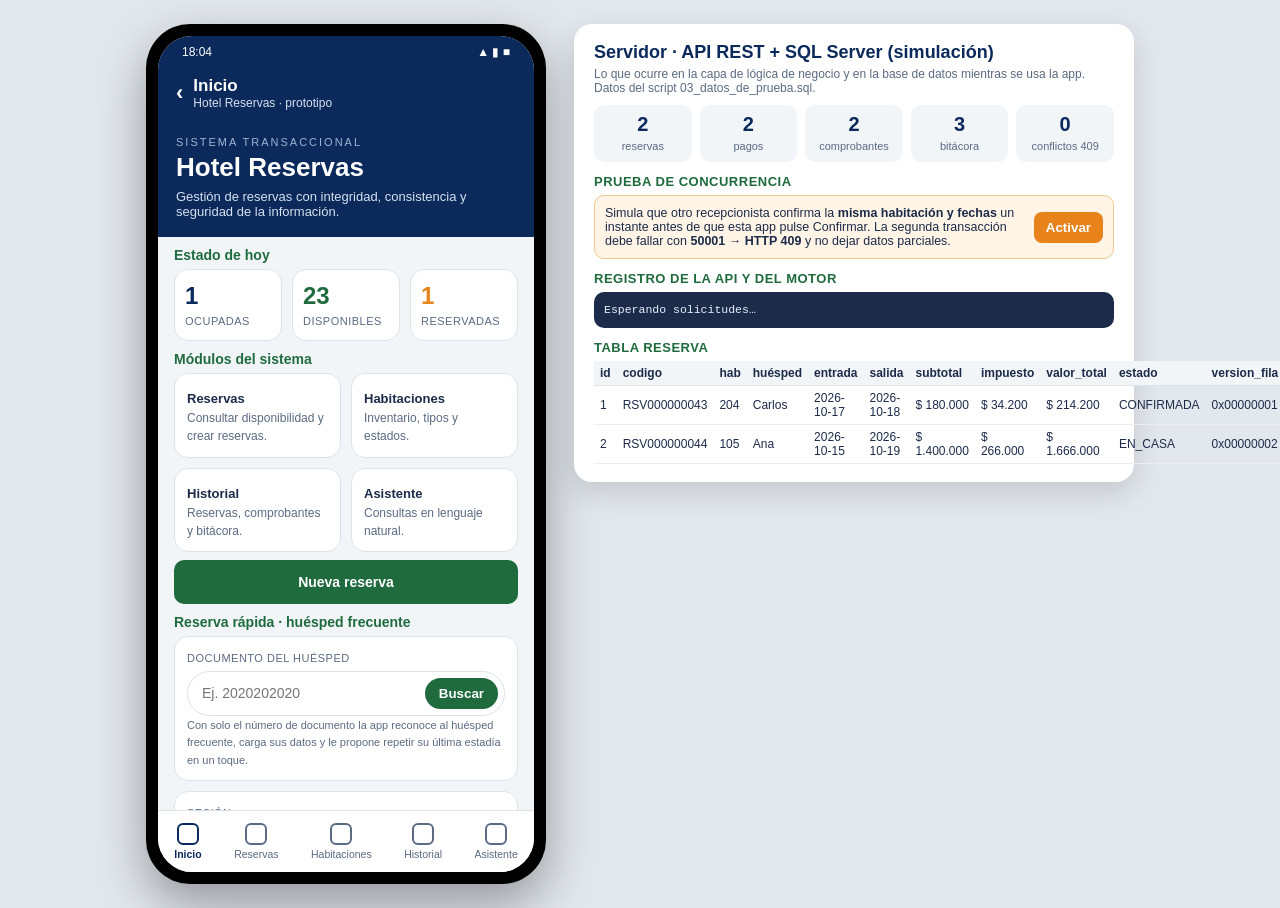
<file: HotelReservas.Web/wwwroot/prototipo.html>
<!DOCTYPE html>
<html lang="es"><head><meta charset="utf-8"><title>Hotel Reservas · Prototipo interactivo</title>
<style>
:root{--azul:#0B2A5B;--verde:#1F6B3D;--naranja:#E8821A;--gris:#5B6B82;--fondo:#F2F5F8;--borde:#DDE3EA}
*{box-sizing:border-box} body{margin:0;background:#e3e8ee;font-family:"Segoe UI",Roboto,Arial,sans-serif;color:#1C2B4A;display:flex;gap:28px;justify-content:center;align-items:flex-start;padding:24px;min-height:100vh}
.phone{width:400px;height:860px;background:#000;border-radius:44px;padding:12px;box-shadow:0 20px 50px rgba(0,0,0,.35);flex:none}
.screen{width:100%;height:100%;background:var(--fondo);border-radius:34px;overflow:hidden;display:flex;flex-direction:column}
.status{height:32px;background:var(--azul);color:#fff;font-size:12px;display:flex;align-items:center;justify-content:space-between;padding:0 24px;flex:none}
.appbar{background:var(--azul);color:#fff;padding:8px 18px 14px;font-size:17px;font-weight:600;display:flex;align-items:center;gap:10px;flex:none}
.appbar small{font-weight:400;font-size:12px;color:#D6E0EE;display:block}
.appbar .back{cursor:pointer;font-size:22px;line-height:1}
.content{flex:1;overflow-y:auto;padding:12px 16px}
.view{display:none}.view.on{display:block}
h3{color:var(--verde);font-size:14px;margin:10px 0 6px}
.card{background:#fff;border:1px solid var(--borde);border-radius:14px;padding:12px;font-size:13px;line-height:1.35;margin-bottom:10px}
.row{display:flex;gap:8px}.row>*{flex:1}
.lbl{font-size:11px;color:var(--gris);letter-spacing:.5px;text-transform:uppercase}
select,input{width:100%;border:none;background:transparent;font-size:14px;font-weight:600;color:#1C2B4A;margin-top:2px;font-family:inherit;outline:none}
.btn{height:44px;border-radius:10px;display:flex;align-items:center;justify-content:center;font-weight:700;font-size:14px;margin-top:8px;cursor:pointer;user-select:none;border:none;width:100%;font-family:inherit}
.p{background:var(--verde);color:#fff}.s{background:#fff;border:1.5px solid var(--azul);color:var(--azul)}.d{background:#eee;color:#999}.w{background:var(--naranja);color:#fff}
.hab{display:flex;justify-content:space-between;align-items:center;cursor:pointer}.hab.sel{outline:2px solid var(--verde)}
.hab b{font-size:15px}.pr{color:var(--verde);font-weight:700}
.tag{font-size:11px;padding:3px 8px;border-radius:10px;color:#fff;background:var(--verde);display:inline-block}.tag.o{background:var(--naranja)}.tag.g{background:var(--gris)}
.mods{display:grid;grid-template-columns:1fr 1fr;gap:10px}.mods .card{cursor:pointer;margin:0}.mods b{display:block;margin:4px 0 2px}.mods span{color:var(--gris);font-size:12px}
.stats{display:flex;gap:10px}.stats .card{flex:1;padding:10px;margin:0}.stats b{font-size:24px;display:block}
.hero{background:var(--azul);color:#fff;padding:12px 18px 18px;margin:-12px -16px 10px}.hero .k{font-size:11px;letter-spacing:2px;color:#9FB3D1}.hero h1{margin:4px 0 6px;font-size:26px}.hero p{margin:0;font-size:13px;color:#D6E0EE}
.sum td{padding:3px 0;font-size:13px}.sum td:last-child{text-align:right;font-weight:600}
.warn{background:#FFF4E5;border:1px solid #F3C98B;border-radius:10px;padding:8px 10px;font-size:12px;color:#7A4B00;margin-top:8px}
.ok{background:#E9F6EE;border:1px solid #A8D8B9;border-radius:10px;padding:8px 10px;font-size:12px;color:var(--verde);margin-top:8px}
.err{background:#FDECEC;border:1px solid #F3B2B2;border-radius:10px;padding:8px 10px;font-size:12px;color:#8A1C1C;margin-top:8px}
.msg{max-width:88%;padding:10px 12px;border-radius:14px;font-size:13px;line-height:1.35;margin-bottom:8px}.me{background:var(--azul);color:#fff;margin-left:auto;border-bottom-right-radius:4px}.ia{background:#fff;border:1px solid var(--borde);border-bottom-left-radius:4px}.ia small{display:block;color:var(--gris);font-size:11px;margin-top:6px}
.input{display:flex;gap:8px;align-items:center;background:#fff;border:1px solid var(--borde);border-radius:24px;padding:6px 6px 6px 12px;margin-top:8px}.input input{font-weight:400;margin:0}.input button{border:none;background:var(--verde);color:#fff;border-radius:18px;padding:8px 14px;font-weight:700;cursor:pointer}
.chips{display:flex;flex-wrap:wrap;gap:6px;margin-top:6px}.chip{font-size:11.5px;border:1px solid var(--azul);color:var(--azul);border-radius:12px;padding:4px 9px;cursor:pointer;background:#fff}
.tabs{height:62px;background:#fff;border-top:1px solid var(--borde);display:flex;justify-content:space-around;align-items:center;font-size:10.5px;color:var(--gris);flex:none}
.tabs div{display:flex;flex-direction:column;align-items:center;gap:3px;cursor:pointer}.tabs .on{color:var(--azul);font-weight:700}.tabs i{width:22px;height:22px;border:2px solid currentColor;border-radius:6px;display:block}
.log{font-family:Consolas,monospace;font-size:11.5px;background:#1C2B4A;color:#E8F0FF;border-radius:10px;padding:10px;white-space:pre-wrap;line-height:1.4;max-height:300px;overflow:auto}
.lst td{font-size:12px;padding:4px 2px;border-bottom:1px solid #eee;vertical-align:top}
/* panel del servidor */
.server{width:560px;background:#fff;border-radius:18px;box-shadow:0 10px 30px rgba(0,0,0,.15);padding:18px 20px;flex:none}
.server h2{margin:0 0 4px;font-size:18px;color:var(--azul)}.server .sub{font-size:12px;color:var(--gris);margin-bottom:10px}
.server h4{margin:12px 0 6px;font-size:13px;color:var(--verde);letter-spacing:.5px;text-transform:uppercase}
.tbl{width:100%;border-collapse:collapse;font-size:12px}.tbl th{background:var(--fondo);text-align:left;padding:5px 6px;border-bottom:1px solid var(--borde)}.tbl td{padding:5px 6px;border-bottom:1px solid #eee}
.conc{display:flex;gap:10px;align-items:center;background:#FFF4E5;border:1px solid #F3C98B;border-radius:10px;padding:10px;font-size:12.5px}
.conc button{border:none;background:var(--naranja);color:#fff;border-radius:8px;padding:8px 12px;font-weight:700;cursor:pointer;flex:none}
.kpi{display:flex;gap:8px}.kpi div{flex:1;background:var(--fondo);border-radius:10px;padding:8px;text-align:center}.kpi b{display:block;font-size:20px;color:var(--azul)}.kpi span{font-size:11px;color:var(--gris)}

/* ---- modo APK (dentro del WebView de la app .NET MAUI) ---- */
body.apk{padding:0;background:#fff;display:block;min-height:100vh}
body.apk .phone{width:100vw;height:100vh;height:100dvh;background:transparent;border-radius:0;padding:0;box-shadow:none}
body.apk .screen{border-radius:0}
body.apk .status{display:none}
body.apk .tabs{display:none}
body.apk .server{display:none;position:fixed;inset:0;width:100vw;max-width:none;border-radius:0;overflow:auto;z-index:50;box-shadow:none}
body.apk .server.on{display:block}
body.apk .fab{display:flex}
.fab{display:none;position:fixed;right:14px;bottom:76px;z-index:60;background:#0B2A5B;color:#fff;border:none;border-radius:22px;padding:10px 14px;font-weight:700;font-size:12px;box-shadow:0 6px 16px rgba(0,0,0,.3);cursor:pointer;font-family:inherit}
.fab.close{bottom:18px;background:#a51c22}
</style></head><body>

<div class="phone"><div class="screen">
<div class="status"><span id="clock">9:41</span><span>▲ ▮ ■</span></div>
<div class="appbar"><span class="back" onclick="go('inicio')">‹</span><div><span id="title">Inicio</span><small id="subtitle">Hotel Reservas · prototipo</small></div></div>
<div class="content">

<!-- INICIO -->
<div class="view on" id="v-inicio">
<div class="hero"><div class="k">SISTEMA TRANSACCIONAL</div><h1>Hotel Reservas</h1><p>Gestión de reservas con integridad, consistencia y seguridad de la información.</p></div>
<h3>Estado de hoy</h3>
<div class="stats"><div class="card"><b style="color:var(--azul)" id="kOcu">0</b><span class="lbl">Ocupadas</span></div><div class="card"><b style="color:var(--verde)" id="kDis">0</b><span class="lbl">Disponibles</span></div><div class="card"><b style="color:var(--naranja)" id="kRes">0</b><span class="lbl">Reservadas</span></div></div>
<h3>Módulos del sistema</h3>
<div class="mods">
<div class="card" onclick="go('disp')"><b>Reservas</b><span>Consultar disponibilidad y crear reservas.</span></div>
<div class="card" onclick="go('habs')"><b>Habitaciones</b><span>Inventario, tipos y estados.</span></div>
<div class="card" onclick="go('hist')"><b>Historial</b><span>Reservas, comprobantes y bitácora.</span></div>
<div class="card" onclick="go('ia')"><b>Asistente</b><span>Consultas en lenguaje natural.</span></div>
</div>
<button class="btn p" onclick="go('disp')">Nueva reserva</button>
<h3>Reserva rápida · huésped frecuente</h3>
<div class="card" style="margin:0"><span class="lbl">Documento del huésped</span>
<div class="input" style="margin-top:4px"><input id="qDoc" placeholder="Ej. 2020202020" onkeydown="if(event.key==='Enter')frecuente()"><button onclick="frecuente()">Buscar</button></div>
<div id="freqRes"><span class="lbl" style="text-transform:none;letter-spacing:0">Con solo el número de documento la app reconoce al huésped frecuente, carga sus datos y le propone repetir su última estadía en un toque.</span></div></div>
<div class="card" style="margin-top:10px"><span class="lbl">Sesión</span><br><b>Recepcionista turno 1</b> · token JWT válido · perfil RECEPCIONISTA</div>
</div>

<!-- DISPONIBILIDAD -->
<div class="view" id="v-disp">
<div class="row"><div class="card"><span class="lbl">Tipo</span><select id="fTipo"><option>Doble</option><option>Sencilla</option><option>Suite</option></select></div><div class="card"><span class="lbl">Personas</span><select id="fPers"><option>1</option><option selected>2</option><option>3</option><option>4</option></select></div></div>
<div class="row"><div class="card"><span class="lbl">Entrada</span><input type="date" id="fIn" value="2026-10-16"></div><div class="card"><span class="lbl">Salida</span><input type="date" id="fOut" value="2026-10-18"></div></div>
<button class="btn s" onclick="buscar()">Buscar habitaciones</button>
<div id="resultados"></div>
</div>

<!-- CONFIRMAR -->
<div class="view" id="v-conf">
<div class="card"><span class="lbl">Huésped</span><select id="fHuesped"></select><span class="lbl" id="huDoc"></span><div id="freqTag"></div></div>
<div class="card" style="display:flex;gap:10px;align-items:center"><input type="checkbox" id="fExento" style="width:20px;height:20px;margin:0" onchange="recalc()"><label for="fExento" style="font-size:12.5px;line-height:1.3"><b>Huésped extranjero no residente</b><br><span class="lbl" style="text-transform:none;letter-spacing:0">Alojamiento exento de IVA (art. 481 E.T.) · requiere pasaporte y tarjeta migratoria</span></label></div>
<div class="card"><table class="sum" style="width:100%" id="resumen"></table></div>
<div class="row"><div class="card"><span class="lbl">Medio de pago</span><select id="fMedio"><option>TARJETA</option><option>EFECTIVO</option><option>TRANSFERENCIA</option></select></div><div class="card"><span class="lbl">Precio neto a pagar</span><input id="fPago" readonly></div></div>
<div class="warn">Al confirmar, el servidor vuelve a verificar la disponibilidad con bloqueo y registra en una sola transacción la reserva, el pago, el comprobante y la bitácora. Si otra persona tomó la habitación, no se guarda nada.</div>
<button class="btn p" onclick="confirmar()">Confirmar reserva</button>
<button class="btn d" onclick="go('disp')">Cancelar</button>
<div id="confRes"></div>
</div>

<!-- HABITACIONES -->
<div class="view" id="v-habs"><div id="habsList"></div></div>

<!-- HISTORIAL -->
<div class="view" id="v-hist"><h3>Reservas</h3><div id="histList"></div><h3>Bitácora</h3><div class="card" id="bitList" style="font-size:12px"></div></div>

<!-- ASISTENTE -->
<div class="view" id="v-ia">
<div id="chat"><div class="msg ia">Hola. Puedo consultar disponibilidad, tarifas, reservas y llegadas. No creo ni modifico reservas.<small>Funciones de solo lectura · Azure OpenAI (simulado en el prototipo)</small></div></div>
<div class="chips"><span class="chip" onclick="ask('¿Qué habitaciones dobles hay libres del 16 al 18 de octubre?')">Dobles libres 16-18 oct</span><span class="chip" onclick="ask('¿Cuánto cuesta una suite por 3 noches con IVA?')">Precio neto suite 3 noches</span><span class="chip" onclick="ask('¿Cuántas reservas hay confirmadas?')">Reservas confirmadas</span><span class="chip" onclick="ask('Reserva la 103 para Laura Martínez')">Reserva la 103</span></div>
<div class="input"><input id="q" placeholder="Escribe tu consulta…" onkeydown="if(event.key==='Enter')ask()"><button onclick="ask()">Enviar</button></div>
</div>

</div>
<div class="tabs">
<div id="t-inicio" class="on" onclick="go('inicio')"><i></i>Inicio</div><div id="t-disp" onclick="go('disp')"><i></i>Reservas</div><div id="t-habs" onclick="go('habs')"><i></i>Habitaciones</div><div id="t-hist" onclick="go('hist')"><i></i>Historial</div><div id="t-ia" onclick="go('ia')"><i></i>Asistente</div>
</div>
</div></div>

<button class="fab" id="fabSrv" onclick="toggleSrv()">Ver servidor</button>
<div class="server" id="srv">
<h2>Servidor · API REST + SQL Server (simulación)</h2><button class="fab close" onclick="toggleSrv()">Cerrar</button>
<div class="sub">Lo que ocurre en la capa de lógica de negocio y en la base de datos mientras se usa la app. Datos del script 03_datos_de_prueba.sql.</div>
<div class="kpi"><div><b id="sRes">0</b><span>reservas</span></div><div><b id="sPag">0</b><span>pagos</span></div><div><b id="sCmp">0</b><span>comprobantes</span></div><div><b id="sBit">0</b><span>bitácora</span></div><div><b id="s409">0</b><span>conflictos 409</span></div></div>
<h4>Prueba de concurrencia</h4>
<div class="conc"><span>Simula que otro recepcionista confirma la <b>misma habitación y fechas</b> un instante antes de que esta app pulse Confirmar. La segunda transacción debe fallar con <b>50001 → HTTP 409</b> y no dejar datos parciales.</span><button onclick="toggleConc()" id="bConc">Activar</button></div>
<h4>Registro de la API y del motor</h4>
<div class="log" id="log">Esperando solicitudes…</div>
<h4>Tabla RESERVA</h4>
<table class="tbl"><thead><tr><th>id</th><th>codigo</th><th>hab</th><th>huésped</th><th>entrada</th><th>salida</th><th>subtotal</th><th>impuesto</th><th>valor_total</th><th>estado</th><th>version_fila</th></tr></thead><tbody id="tReserva"></tbody></table>
</div>

<script>
// ---------- Datos (coherentes con los scripts del repositorio) ----------
const tipos={1:{nombre:'Sencilla',cap:1,tarifa:120000},2:{nombre:'Doble',cap:2,tarifa:180000},3:{nombre:'Suite',cap:4,tarifa:350000}};
const habs=[];const plan=[[1,1],[1,1],[1,2],[1,2],[1,3],[2,1],[2,1],[2,2],[2,2],[2,3],[3,1],[3,1],[3,2],[3,2],[3,3],[4,1],[4,1],[4,2],[4,2],[4,3],[5,1],[5,1],[5,2],[5,2],[5,3]];
plan.forEach(([piso,tipo],i)=>{const n=piso*100+(i%5)+1;habs.push({id:i+1,numero:String(n),piso,tipo,estado:n===302?'MANTENIMIENTO':'DISPONIBLE'})});
// Huéspedes: tel para el comprobante por WhatsApp; estadias/ultima para la reserva rápida (huésped frecuente = 2 o más estadías)
const huespedes=[{id:1,nombre:'Laura Martínez Pérez',doc:'CC 1010101010',tel:'573001234567',estadias:1},
 {id:2,nombre:'Carlos Gómez Rojas',doc:'CC 2020202020',tel:'573109876543',estadias:4,ultima:{tipo:2,pers:2,medio:'TARJETA',hab:'204',noches:1,fecha:'2026-09-26'}},
 {id:3,nombre:'Ana Silva Duarte',doc:'CE 3030303030',tel:'573157654321',estadias:2,ultima:{tipo:3,pers:2,medio:'TRANSFERENCIA',hab:'105',noches:4,fecha:'2026-10-15'}},
 {id:4,nombre:'John Walker Smith',doc:'PA AB123456',tel:'13055550147',estadias:0,extranjero:true}];
// Impuestos: IVA 19 % sobre el alojamiento; exento para extranjeros no residentes (art. 481 E.T.)
const IVA=0.19;function calc(sub,exento){const iva=exento?0:Math.round(sub*IVA);return{sub,iva,neto:sub+iva,exento:!!exento}}
let reservas=[],pagos=[],comprobantes=[],bitacora=[],seq=44,conflictos=0,conc=false,sel=null,version=1,pref=null;
// reservas de ejemplo
function seed(){ let t=calc(180000,false);reservas.push({id:1,codigo:'RSV000000043',hab:habByNum('204'),huesped:2,entrada:'2026-10-17',salida:'2026-10-18',pers:2,sub:t.sub,iva:t.iva,valor:t.neto,exento:false,medio:'TARJETA',cmp:'CMP000000001',estado:'CONFIRMADA',ver:version++});
 t=calc(1400000,false);reservas.push({id:2,codigo:'RSV000000044',hab:habByNum('105'),huesped:3,entrada:'2026-10-15',salida:'2026-10-19',pers:2,sub:t.sub,iva:t.iva,valor:t.neto,exento:false,medio:'TRANSFERENCIA',cmp:'CMP000000002',estado:'EN_CASA',ver:version++}); habByNum('105').estado='OCUPADA';
 pagos.push({res:1,valor:reservas[0].valor,medio:'TARJETA'},{res:2,valor:reservas[1].valor,medio:'TRANSFERENCIA'}); comprobantes.push({res:1,num:'CMP000000001'},{res:2,num:'CMP000000002'});
 bitacora.push({res:'RSV000000043',usuario:'recepcion2',de:'-',a:'CONFIRMADA',fecha:'15/10 08:12'},{res:'RSV000000044',usuario:'recepcion1',de:'-',a:'CONFIRMADA',fecha:'14/10 17:40'},{res:'RSV000000044',usuario:'recepcion1',de:'CONFIRMADA',a:'EN_CASA',fecha:'15/10 14:05'});}
function habByNum(n){return habs.find(h=>h.numero===n)}
const fmt=v=>'$ '+v.toLocaleString('es-CO');
const noches=(a,b)=>Math.round((new Date(b)-new Date(a))/86400000);
function solapa(h,ent,sal){return reservas.some(r=>r.hab.id===h.id&&['CONFIRMADA','EN_CASA'].includes(r.estado)&&r.entrada<sal&&r.salida>ent)}
function log(t,cls){const el=document.getElementById('log');if(el.textContent.startsWith('Esperando'))el.textContent='';el.textContent+=t+'\n';el.scrollTop=el.scrollHeight}
// ---------- Navegación ----------
const titles={inicio:['Inicio','Hotel Reservas · prototipo'],disp:['Consultar disponibilidad','CU-03 · RF03'],conf:['Nueva reserva · Confirmación','CU-04, CU-05, CU-06 · RF04, RF05, RF16 impuestos'],habs:['Habitaciones','CU-11 · inventario y estados'],hist:['Historial y bitácora','CU-12 · RNF05 trazabilidad'],ia:['Asistente','Consultas en lenguaje natural · solo lectura']};
function go(v){document.querySelectorAll('.view').forEach(x=>x.classList.remove('on'));document.getElementById('v-'+v).classList.add('on');document.querySelectorAll('.tabs div').forEach(x=>x.classList.remove('on'));const t=document.getElementById('t-'+(v==='conf'?'disp':v));if(t)t.classList.add('on');document.getElementById('title').textContent=titles[v][0];document.getElementById('subtitle').textContent=titles[v][1];if(v==='habs')renderHabs();if(v==='hist')renderHist();if(v==='inicio')kpis();document.querySelector('.content').scrollTop=0}
function kpis(){const hoy='2026-10-15';document.getElementById('kOcu').textContent=habs.filter(h=>h.estado==='OCUPADA').length;document.getElementById('kDis').textContent=habs.filter(h=>h.estado==='DISPONIBLE').length;document.getElementById('kRes').textContent=reservas.filter(r=>r.estado==='CONFIRMADA').length;
 document.getElementById('sRes').textContent=reservas.length;document.getElementById('sPag').textContent=pagos.length;document.getElementById('sCmp').textContent=comprobantes.length;document.getElementById('sBit').textContent=bitacora.length;document.getElementById('s409').textContent=conflictos;
 document.getElementById('tReserva').innerHTML=reservas.map(r=>`<tr><td>${r.id}</td><td>${r.codigo}</td><td>${r.hab.numero}</td><td>${huespedes.find(h=>h.id===r.huesped).nombre.split(' ')[0]}</td><td>${r.entrada}</td><td>${r.salida}</td><td>${fmt(r.sub)}</td><td>${fmt(r.iva)}</td><td>${fmt(r.valor)}</td><td>${r.estado}</td><td>0x${r.ver.toString(16).padStart(8,'0')}</td></tr>`).join('')}
// ---------- CU-03 Consultar disponibilidad ----------
function buscar(){const tipoN=document.getElementById('fTipo').value,pers=+document.getElementById('fPers').value,ent=document.getElementById('fIn').value,sal=document.getElementById('fOut').value;
 const tipoId=+Object.keys(tipos).find(k=>tipos[k].nombre===tipoN);const n=noches(ent,sal);const out=document.getElementById('resultados');
 if(n<=0){out.innerHTML='<div class="err">La fecha de salida debe ser posterior a la de entrada (restricción CK_RESERVA_fechas).</div>';return}
 if(pers>tipos[tipoId].cap){out.innerHTML=`<div class="err">El tipo ${tipoN} admite máximo ${tipos[tipoId].cap} persona(s).</div>`;return}
 log(`GET /api/disponibilidad?tipo=${tipoN}&entrada=${ent}&salida=${sal}  → SELECT HABITACION h JOIN TARIFA … WHERE NOT EXISTS (reservas solapadas)`);
 const lista=habs.filter(h=>h.tipo===tipoId);let html=`<h3>${tipoN} · ${n} noche${n>1?'s':''} · tarifa ${fmt(tipos[tipoId].tarifa)}/noche</h3>`;
 lista.forEach(h=>{let st='Disponible',cls='',ok=true;if(h.estado==='MANTENIMIENTO'){st='Mantenimiento';cls='g';ok=false}else if(solapa(h,ent,sal)){st='Reservada';cls='o';ok=false}
  html+=`<div class="card hab" ${ok?`onclick="elegir(${h.id},'${ent}','${sal}',${pers})"`:''}><div><b>Hab. ${h.numero} · Piso ${h.piso}</b><br><span class="lbl">${tipoN} · ${tipos[tipoId].cap} personas</span></div><div style="text-align:right"><span class="tag ${cls}">${st}</span><br>${ok?`<span class="pr">${fmt(calc(n*tipos[tipoId].tarifa).neto)}</span><br><span class="lbl" style="font-size:10px">neto · IVA 19 % incl.</span>`:''}</div></div>`});
 html+='<div class="ok">Resultado calculado en el servidor con las reservas confirmadas y en casa. Los precios son netos (subtotal + IVA 19 %); el huésped extranjero no residente queda exento de IVA. Toque una habitación disponible para reservar.</div>';out.innerHTML=html;log(`  200 OK · ${lista.length} habitaciones evaluadas`)}
function elegir(id,ent,sal,pers){const h=habs.find(x=>x.id===id);sel={hab:h,ent,sal,pers,n:noches(ent,sal),sub:noches(ent,sal)*tipos[h.tipo].tarifa};
 document.getElementById('fHuesped').innerHTML=huespedes.map(x=>`<option value="${x.id}">${x.nombre}</option>`).join('');
 if(pref){document.getElementById('fHuesped').value=pref.huesped;document.getElementById('fMedio').value=pref.medio}
 huChange();document.getElementById('confRes').innerHTML='';go('conf')}
document.getElementById('fHuesped').addEventListener('change',huChange);
function huChange(){const h=huespedes.find(x=>x.id==document.getElementById('fHuesped').value);document.getElementById('huDoc').textContent=h.doc;
 document.getElementById('fExento').checked=!!h.extranjero;
 document.getElementById('freqTag').innerHTML=h.estadias>=2?`<span class="tag" style="margin-top:6px">★ Huésped frecuente · ${h.estadias} estadías</span>`:'';recalc()}
// Desglose de impuestos (RF16): subtotal → IVA 19 % → precio neto
function recalc(){if(!sel)return;const ex=document.getElementById('fExento').checked;const t=calc(sel.sub,ex);sel.iva=t.iva;sel.valor=t.neto;sel.exento=ex;const h=sel.hab;
 document.getElementById('resumen').innerHTML=`<tr><td>Habitación</td><td>${h.numero} · ${tipos[h.tipo].nombre}</td></tr><tr><td>Entrada / salida</td><td>${sel.ent} → ${sel.sal}</td></tr><tr><td>Noches × tarifa</td><td>${sel.n} × ${fmt(tipos[h.tipo].tarifa)}</td></tr><tr><td>Personas</td><td>${sel.pers}</td></tr><tr><td>Subtotal alojamiento</td><td>${fmt(sel.sub)}</td></tr><tr><td>IVA 19 %${ex?' <span class="tag g" style="font-size:10px">EXENTO</span>':''}</td><td>${fmt(sel.iva)}</td></tr><tr><td style="font-weight:700">Precio neto</td><td style="color:var(--verde);font-size:15px">${fmt(sel.valor)}</td></tr>`;
 document.getElementById('fPago').value=fmt(sel.valor)}
// Texto del comprobante compartible (RF17)
function textoCmp(r){const h=huespedes.find(x=>x.id===r.huesped);return `🏨 *Hotel Reservas* · Comprobante ${r.cmp}\nReserva: ${r.codigo}\nHuésped: ${h.nombre} (${h.doc})\nHabitación: ${r.hab.numero} · ${tipos[r.hab.tipo].nombre} · ${r.pers} persona${r.pers>1?'s':''}\nEntrada: ${r.entrada} · Salida: ${r.salida} (${noches(r.entrada,r.salida)} noche${noches(r.entrada,r.salida)>1?'s':''})\nSubtotal: ${fmt(r.sub)}\nIVA 19 %: ${r.exento?'exento (extranjero no residente)':fmt(r.iva)}\n*Precio neto: ${fmt(r.valor)}*\nPago: ${r.medio} · Estado: ${r.estado}\nPresente este comprobante en recepción. ¡Lo esperamos!`}
function cardCmp(r){const h=huespedes.find(x=>x.id===r.huesped);const txt=textoCmp(r);const wa='https://wa.me/'+h.tel+'?text='+encodeURIComponent(txt);
 return `<div class="card" style="margin-top:10px;border-color:var(--verde)"><span class="lbl">Comprobante ${r.cmp}</span><pre style="white-space:pre-wrap;font-family:inherit;font-size:12px;margin:6px 0 0;line-height:1.4">${txt.replace(/\*/g,'')}</pre>
 <a class="btn p" style="text-decoration:none;background:#25D366" href="${wa}" target="_blank" rel="noopener" onclick="log('GET /api/comprobantes/${r.cmp}/compartir → texto generado · abre WhatsApp (+${h.tel})')">Enviar comprobante por WhatsApp</a>
 <button class="btn s" onclick="copiar(${r.id})">Copiar texto del comprobante</button></div>`}
function copiar(id){const r=reservas.find(x=>x.id===id);const t=textoCmp(r);if(navigator.clipboard&&navigator.clipboard.writeText)navigator.clipboard.writeText(t).then(()=>log(`[app] comprobante ${r.cmp} copiado al portapapeles`)).catch(()=>{});else{prompt('Copie el texto:',t)}}
// Reserva rápida para huésped frecuente (RF18): documento → perfil → repetir última estadía
function frecuente(){const d=document.getElementById('qDoc').value.replace(/\D/g,'');const out=document.getElementById('freqRes');if(!d){out.innerHTML='<div class="err">Digite el número de documento.</div>';return}
 log(`GET /api/huespedes?documento=${d} → SELECT HUESPED + últimas RESERVA/PAGO (preferencias)`);const h=huespedes.find(x=>x.doc.replace(/\D/g,'')===d);
 if(!h){out.innerHTML='<div class="err">Documento no registrado. Regístrelo desde Nueva reserva.</div>';log('  404 Not Found');return}
 if(h.estadias<2||!h.ultima){out.innerHTML=`<div class="warn"><b>${h.nombre}</b> · ${h.estadias} estadía${h.estadias!==1?'s':''}. Aún no es huésped frecuente: cree la reserva normalmente.</div><button class="btn s" onclick="go('disp')">Nueva reserva</button>`;log('  200 OK · sin preferencias');return}
 const u=h.ultima;log(`  200 OK · frecuente (${h.estadias} estadías) · última: ${tipos[u.tipo].nombre} ${u.hab}, ${u.noches} noche(s), pago ${u.medio}`);
 out.innerHTML=`<div class="ok" style="margin-top:6px">★ <b>${h.nombre}</b> · huésped frecuente (${h.estadias} estadías)<br>Última estadía: hab. ${u.hab} ${tipos[u.tipo].nombre}, ${u.noches} noche${u.noches>1?'s':''}, ${u.pers} personas · pago ${u.medio}</div><button class="btn p" onclick="repetir(${h.id})">Repetir última estadía (1 toque)</button>`}
function repetir(id){const h=huespedes.find(x=>x.id===id),u=h.ultima;pref={huesped:h.id,medio:u.medio};
 document.getElementById('fTipo').value=tipos[u.tipo].nombre;document.getElementById('fPers').value=u.pers;const ent='2026-10-16';const sal=new Date(ent);sal.setDate(sal.getDate()+u.noches);document.getElementById('fIn').value=ent;document.getElementById('fOut').value=sal.toISOString().slice(0,10);
 go('disp');buscar();document.getElementById('resultados').insertAdjacentHTML('afterbegin',`<div class="ok">Filtros precargados con las preferencias de <b>${h.nombre}</b>. Al elegir la habitación, el huésped y su medio de pago ya estarán seleccionados.</div>`)}
// ---------- CU-04 Confirmar reserva (transacción) ----------
function confirmar(){const out=document.getElementById('confRes');const hu=+document.getElementById('fHuesped').value,medio=document.getElementById('fMedio').value;
 log(`POST /api/reservas {hab:${sel.hab.numero}, huesped:${hu}, ${sel.ent}→${sel.sal}}  → EXEC sp_ConfirmarReserva`);log('  SET TRANSACTION ISOLATION LEVEL SERIALIZABLE; BEGIN TRANSACTION;');
 if(conc){ // otra sesión gana la carrera
  const t2=calc(sel.sub,false);const r={id:reservas.length+1,codigo:'RSV'+String(++seq).padStart(9,'0'),hab:sel.hab,huesped:2,entrada:sel.ent,salida:sel.sal,pers:sel.pers,sub:t2.sub,iva:t2.iva,valor:t2.neto,exento:false,medio:'EFECTIVO',cmp:'CMP'+String(reservas.length+1).padStart(9,'0'),estado:'CONFIRMADA',ver:version++};reservas.push(r);pagos.push({res:r.id,valor:r.valor,medio:'EFECTIVO'});comprobantes.push({res:r.id,num:r.cmp});bitacora.push({res:r.codigo,usuario:'recepcion2',de:'-',a:'CONFIRMADA',fecha:'15/10 '+hora()});
  log(`  [sesión 2 · recepcion2] COMMIT ${r.codigo} sobre la habitación ${sel.hab.numero} (ganó el bloqueo UPDLOCK/HOLDLOCK)`);conc=false;document.getElementById('bConc').textContent='Activar';}
 log(`  SELECT 1 FROM RESERVA WITH (UPDLOCK, HOLDLOCK) WHERE id_habitacion=${sel.hab.id} AND estado IN ('CONFIRMADA','EN_CASA') AND fecha_entrada<'${sel.sal}' AND fecha_salida>'${sel.ent}'`);
 if(solapa(sel.hab,sel.ent,sel.sal)){conflictos++;log('  → existe solapamiento: ROLLBACK TRANSACTION; THROW 50001 "Habitación no disponible"');log('  409 Conflict · ninguna fila insertada en RESERVA, PAGO, COMPROBANTE ni BITACORA');
  out.innerHTML=`<div class="err">✖ HTTP 409 · La habitación ${sel.hab.numero} ya no está disponible para esas fechas: otra recepcionista la confirmó un instante antes. No se guardó ningún dato. Vuelva a consultar la disponibilidad.</div>`;kpis();return}
 const cmp='CMP'+String(reservas.length+1).padStart(9,'0');const r={id:reservas.length+1,codigo:'RSV'+String(++seq).padStart(9,'0'),hab:sel.hab,huesped:hu,entrada:sel.ent,salida:sel.sal,pers:sel.pers,sub:sel.sub,iva:sel.iva,valor:sel.valor,exento:sel.exento,medio,cmp,estado:'CONFIRMADA',ver:version++};reservas.push(r);
 pagos.push({res:r.id,valor:r.valor,medio});comprobantes.push({res:r.id,num:cmp});bitacora.push({res:r.codigo,usuario:'recepcion1',de:'-',a:'CONFIRMADA',fecha:'15/10 '+hora()});
 const hh=huespedes.find(x=>x.id===hu);hh.estadias++;hh.ultima={tipo:sel.hab.tipo,pers:sel.pers,medio,hab:sel.hab.numero,noches:sel.n,fecha:sel.ent};pref=null;
 log(`  INSERT RESERVA(${r.codigo}, subtotal=${r.sub}, impuesto=${r.iva}${r.exento?' [exento IVA]':''}, valor_total=${r.valor}) · INSERT PAGO(${medio}, ${fmt(r.valor)}) · INSERT COMPROBANTE(${cmp}) · INSERT BITACORA_RESERVA(recepcion1, - → CONFIRMADA)`);log('  COMMIT TRANSACTION · 201 Created');
 out.innerHTML=`<div class="ok">✔ Reserva <b>${r.codigo}</b> confirmada · Comprobante <b>${cmp}</b> · precio neto ${fmt(r.valor)} · Registrada por recepcionista turno 1</div>${cardCmp(r)}<button class="btn s" onclick="go('hist')">Ver en el historial</button>`;kpis()}
function toggleConc(){conc=!conc;document.getElementById('bConc').textContent=conc?'Activada ✓':'Activar';log(conc?'[prueba] Otra sesión intentará la misma habitación en la próxima confirmación':'[prueba] Concurrencia desactivada')}
function hora(){const d=new Date();return d.getHours().toString().padStart(2,'0')+':'+d.getMinutes().toString().padStart(2,'0')}
// ---------- Habitaciones / historial ----------
function renderHabs(){document.getElementById('habsList').innerHTML=[1,2,3,4,5].map(p=>`<h3>Piso ${p}</h3>`+habs.filter(h=>h.piso===p).map(h=>`<div class="card hab"><div><b>Hab. ${h.numero}</b><br><span class="lbl">${tipos[h.tipo].nombre} · ${tipos[h.tipo].cap} pers. · ${fmt(tipos[h.tipo].tarifa)}/noche</span></div><span class="tag ${h.estado==='OCUPADA'?'o':h.estado==='MANTENIMIENTO'?'g':''}">${h.estado}</span></div>`).join('')).join('')}
function renderHist(){document.getElementById('histList').innerHTML=reservas.slice().reverse().map(r=>`<div class="card"><b>${r.codigo}</b> · Hab. ${r.hab.numero} · ${huespedes.find(h=>h.id===r.huesped).nombre}<br><span class="lbl">${r.entrada} → ${r.salida} · neto ${fmt(r.valor)} (IVA ${r.exento?'exento':fmt(r.iva)})</span> <span class="tag ${r.estado==='EN_CASA'?'o':''}">${r.estado}</span>${['CONFIRMADA','EN_CASA'].includes(r.estado)?`<button class="btn s" style="height:34px;font-size:12px" onclick="verCmp(${r.id})">Comprobante ${r.cmp} · compartir</button>`:''}${r.estado==='CONFIRMADA'?`<button class="btn s" style="height:34px;font-size:12px" onclick="checkin(${r.id})">Registrar check-in</button><button class="btn w" style="height:34px;font-size:12px" onclick="cancelar(${r.id})">Cancelar reserva</button>`:''}<div id="cmp${r.id}"></div></div>`).join('')||'<div class="card">Sin reservas.</div>';
 document.getElementById('bitList').innerHTML='<table class="lst" style="width:100%">'+bitacora.slice().reverse().map(b=>`<tr><td>${b.fecha}</td><td>${b.res}</td><td>${b.de} → <b>${b.a}</b></td><td>${b.usuario}</td></tr>`).join('')+'</table>'}
function verCmp(id){const el=document.getElementById('cmp'+id);el.innerHTML=el.innerHTML?'':cardCmp(reservas.find(x=>x.id===id))}
function checkin(id){const r=reservas.find(x=>x.id===id);log(`PUT /api/reservas/${r.codigo}/checkin → BEGIN TRAN; UPDATE RESERVA SET estado='EN_CASA' WHERE id=${id} AND version_fila=0x${r.ver.toString(16).padStart(8,'0')}; UPDATE HABITACION SET estado='OCUPADA'; INSERT BITACORA; COMMIT`);r.estado='EN_CASA';r.ver=version++;r.hab.estado='OCUPADA';bitacora.push({res:r.codigo,usuario:'recepcion1',de:'CONFIRMADA',a:'EN_CASA',fecha:'15/10 '+hora()});renderHist();kpis()}
function cancelar(id){const r=reservas.find(x=>x.id===id);log(`PUT /api/reservas/${r.codigo}/cancelar → BEGIN TRAN; UPDATE RESERVA SET estado='CANCELADA'; UPDATE PAGO SET estado='ANULADO'; INSERT BITACORA; COMMIT`);r.estado='CANCELADA';r.ver=version++;bitacora.push({res:r.codigo,usuario:'recepcion1',de:'CONFIRMADA',a:'CANCELADA',fecha:'15/10 '+hora()});renderHist();kpis()}
// ---------- Asistente (lógica de integración simulada: interpreta → función → respuesta) ----------
function ask(t){const q=t||document.getElementById('q').value.trim();if(!q)return;document.getElementById('q').value='';const chat=document.getElementById('chat');chat.innerHTML+=`<div class="msg me">${q}</div>`;
 const s=q.toLowerCase();let fn='',ans='';
 const tipo=s.includes('suite')?3:s.includes('sencilla')?1:2;const m=s.match(/(\d{1,2})\s*(?:al|a|-)\s*(\d{1,2})/);
 if(/reserv(a|e|ar)\s+la|crea|confirma|modifica|cancela/.test(s)&&!/cu[aá]nt/.test(s)){fn='(ninguna: acción de escritura no permitida)';ans='No puedo crear, modificar ni cancelar reservas desde el asistente. Para confirmarla con verificación de disponibilidad y comprobante, use la pantalla <b>Reservas</b>.';}
 else if(/cu[aá]nt(o|a)s? .*(reserva|confirmad)/.test(s)){fn='consultarReservas(estado=CONFIRMADA)';const n=reservas.filter(r=>r.estado==='CONFIRMADA').length;ans=`Hay <b>${n} reserva${n!==1?'s':''} confirmada${n!==1?'s':''}</b> y ${reservas.filter(r=>r.estado==='EN_CASA').length} huésped en casa.`}
 else if(/cu[aá]nto|precio|cuesta|tarifa|vale/.test(s)){const nn=(s.match(/(\d+)\s*noche/)||[0,1])[1];fn=`consultarTarifa(tipo=${tipos[tipo].nombre}, noches=${nn})`;const t=calc(tipos[tipo].tarifa*nn);ans=`La tarifa vigente de la habitación <b>${tipos[tipo].nombre}</b> es ${fmt(tipos[tipo].tarifa)} por noche. Por ${nn} noche${nn>1?'s':''}: subtotal ${fmt(t.sub)} + IVA 19 % ${fmt(t.iva)} = <b>precio neto ${fmt(t.neto)}</b>. Si el huésped es extranjero no residente, el alojamiento queda exento de IVA y pagaría ${fmt(t.sub)}.`}
 else if(/libre|disponib|hay/.test(s)){const ent=m?`2026-10-${m[1].padStart(2,'0')}`:'2026-10-16',sal=m?`2026-10-${m[2].padStart(2,'0')}`:'2026-10-18';fn=`consultarDisponibilidad(${tipos[tipo].nombre}, ${ent}, ${sal})`;const libres=habs.filter(h=>h.tipo===tipo&&h.estado!=='MANTENIMIENTO'&&!solapa(h,ent,sal));const ocup=habs.filter(h=>h.tipo===tipo&&(h.estado==='MANTENIMIENTO'||solapa(h,ent,sal)));
  ans=`Para el ${ent} al ${sal} hay <b>${libres.length} habitación${libres.length!==1?'es':''} ${tipos[tipo].nombre.toLowerCase()} disponible${libres.length!==1?'s':''}</b>: ${libres.map(h=>h.numero).join(', ')||'ninguna'}. Tarifa ${fmt(tipos[tipo].tarifa)} por noche.${ocup.length?` No disponibles: ${ocup.map(h=>h.numero+(h.estado==='MANTENIMIENTO'?' (mantenimiento)':' (reservada)')).join(', ')}.`:''}`}
 else{fn='(aclaración)';ans='¿Podría indicarme el tipo de habitación y las fechas? Por ejemplo: "¿qué dobles hay libres del 16 al 18?"'}
 log(`POST /api/asistente "${q}" → modelo IA devuelve función: ${fn} → la API la ejecuta y registra en CONSULTA_ASISTENTE`);
 setTimeout(()=>{chat.innerHTML+=`<div class="msg ia">${ans}<small>Fuente: ${fn} · datos del repositorio central</small></div>`;document.querySelector('.content').scrollTop=1e6},350)}
// ---------- init ----------
seed();kpis();document.getElementById('clock').textContent=hora();
function toggleSrv(){const o=document.getElementById('srv').classList.toggle('on');document.getElementById('fabSrv').style.display=o?'none':''}
(function(){const q=new URLSearchParams(location.search);if(q.get('apk')==='1'){document.body.classList.add('apk');const v=q.get('vista');if(v&&document.getElementById('v-'+v))go(v)}})();
</script>
</body></html>
</file>
